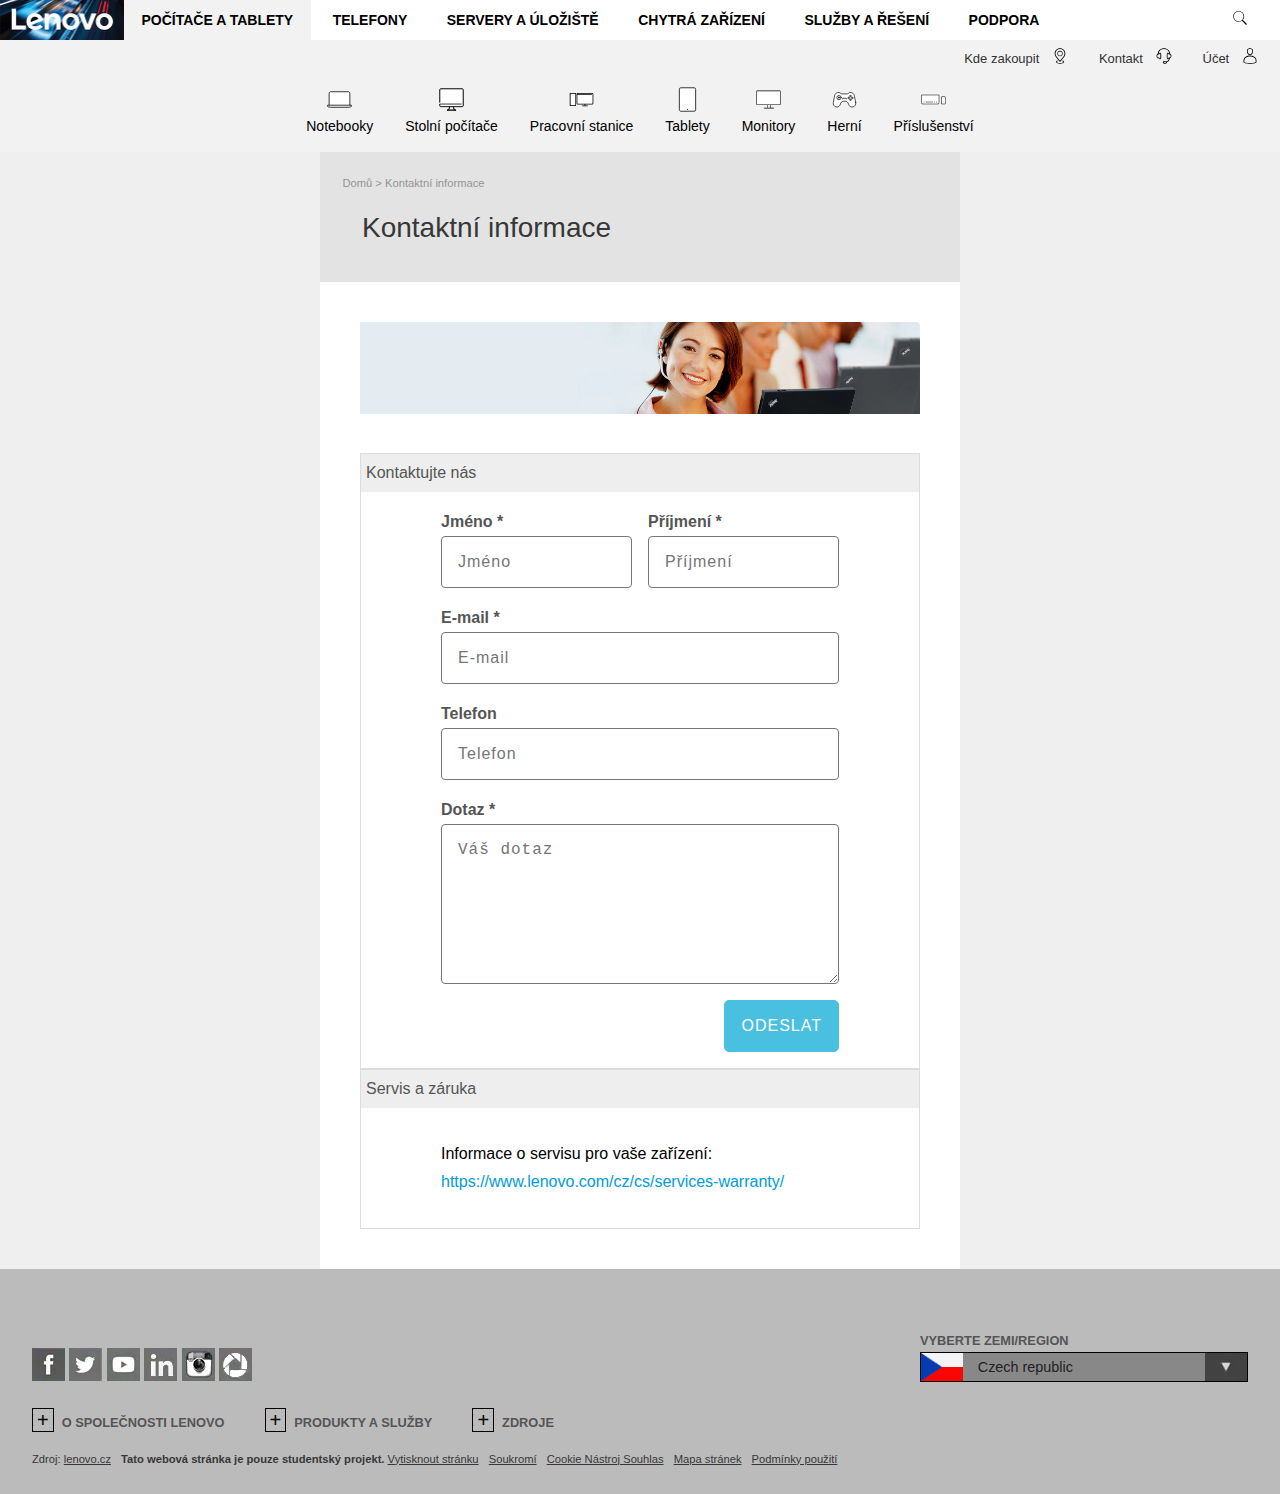
<file: contact.html>
<!doctype html>
<html lang="cs">
<head>
    <meta charset="UTF-8">
    <meta name="viewport"
          content="width=device-width, user-scalable=no, initial-scale=1.0, maximum-scale=1.0, minimum-scale=1.0">
    <meta http-equiv="X-UA-Compatible" content="ie=edge">
    <title>VIA - Lenovo</title>

    <script src="https://code.jquery.com/jquery-3.7.1.min.js"
            integrity="sha256-/JqT3SQfawRcv/BIHPThkBvs0OEvtFFmqPF/lYI/Cxo=" crossorigin="anonymous"></script>
    <script src="js/main.js"></script>
    <script src="js/spinner.js"></script>
    <script src="js/pc.js"></script>

    <link rel="stylesheet" href="css/main.css">
    <link rel="stylesheet" href="css/pc.css">
    <link rel="stylesheet" href="css/contact.css">
    <link rel="stylesheet" href="css/header.css">
    <link rel="stylesheet" href="css/footer.css">
</head>
<body>

<header>
    <div class="flex-group-1">
        <div class="row-1">
            <div class="hamburger-wrapper">
                <div class="hamburger">
                    <span class="hamburger-line l1"></span>
                    <span class="hamburger-line l2"></span>
                    <span class="hamburger-line l3"></span>
                </div>
                <span class="title">Menu</span>
                <div style="display:none;" class="menu">

                    <div class="item-wrapper foldable">
                        <div class="item">
                            <a>Počítače a tablety</a><span>+</span>
                        </div>
                        <div class="submenu">
                            <a class="subitem" href="pc.html">
                                <img src="resources/img/icon/home.svg"
                                     alt="Počítače a tablety"><span>Počítače a tablety</span>
                            </a>
                            <a class="subitem">
                                <img src="resources/img/icon/laptop.svg" alt="Notebooky"><span>Notebooky</span>
                            </a>
                            <a class="subitem">
                                <img src="resources/img/icon/desktops.svg"
                                     alt="Stolní počítače"><span>Stolní počítače</span>
                            </a>
                            <a class="subitem">
                                <img src="resources/img/icon/workstations.svg" alt="Pracovní stanice"><span>Pracovní stanice</span>
                            </a>
                            <a class="subitem">
                                <img src="resources/img/icon/tablets.svg" alt="Tablety"><span>Tablety</span>
                            </a>
                            <a class="subitem">
                                <img src="resources/img/icon/monitors.svg" alt="Monitory"><span>Monitory</span>
                            </a>
                            <a class="subitem">
                                <img src="resources/img/icon/gaming.svg" alt="Herní"><span>Herní</span>
                            </a>
                            <a class="subitem">
                                <img src="resources/img/icon/accessories.svg"
                                     alt="Příslušenství"><span>Příslušenství</span>
                            </a>
                        </div>
                    </div>

                    <div class="item-wrapper">
                        <div class="item">
                            <a>Telefony</a><span>></span>
                        </div>
                    </div>

                    <div class="item-wrapper foldable">
                        <div class="item">
                            <a>Servery a úložiště</a><span>+</span>
                        </div>
                        <div class="submenu">
                            <a class="subitem">
                                <img src="resources/img/icon/home.svg"
                                     alt="Servery a úložiště"><span>SERVERY A ÚLOŽIŠTĚ</span>
                            </a>
                            <a class="subitem">
                                <img src="resources/img/icon/solutions.svg" alt="Solutions"><span>Solutions</span>
                            </a>
                            <a class="subitem">
                                <img src="resources/img/icon/server.svg" alt="Servers"><span>Servers</span>
                            </a>
                            <a class="subitem">
                                <img src="resources/img/icon/storage.svg" alt="Storage"><span>Storage</span>
                            </a>
                            <a class="subitem">
                                <img src="resources/img/icon/networking.svg" alt="Networking"><span>Networking</span>
                            </a>
                            <a class="subitem">
                                <img src="resources/img/icon/software_defined_infrastructure.svg"
                                     alt="Software-Defined Infrastructure"><span>Software-Defined Infrastructure</span>
                            </a>
                            <a class="subitem">
                                <img src="resources/img/icon/software.svg" alt="Software"><span>Software</span>
                            </a>
                            <a class="subitem">
                                <img src="resources/img/icon/services.svg" alt="Services"><span>Services</span>
                            </a>
                            <a class="subitem">
                                <img src="resources/img/icon/support.svg" alt="Support"><span>Support</span>
                            </a>
                        </div>
                    </div>

                    <div class="item-wrapper foldable">
                        <div class="item">
                            <a>Chytrá zařízení</a><span>+</span>
                        </div>
                        <div class="submenu">
                            <a class="subitem">
                                <img src="resources/img/icon/home.svg"
                                     alt="Chytrá zařízení"><span>Chytrá zařízení</span>
                            </a>
                            <a class="subitem">
                                <img src="resources/img/icon/smart_office.svg" alt="Chytrá spolupráce"><span>Chytrá spolupráce</span>
                            </a>
                            <a class="subitem">
                                <img src="resources/img/icon/support.svg" alt="Podpora"><span>Podpora</span>
                            </a>
                        </div>
                    </div>

                    <div class="item-wrapper foldable">
                        <div class="item">
                            <a>Služby a řešení</a><span>+</span>
                        </div>
                        <div class="submenu">
                            <a class="subitem">
                                <img src="resources/img/icon/home.svg"
                                     alt="Služby a řešení"><span>Služby a řešení</span>
                            </a>
                            <a class="subitem">
                                <img src="resources/img/icon/warranty.svg"
                                     alt="Přehled záruk"><span>Přehled záruk</span>
                            </a>
                            <a class="subitem">
                                <img src="resources/img/icon/services.svg" alt="Servis služby a záruka"><span>Servis služby a záruka</span>
                            </a>
                            <a class="subitem">
                                <img src="resources/img/icon/server.svg" alt="Data Center Services"><span>Data Center Services</span>
                            </a>
                            <a class="subitem">
                                <img src="resources/img/icon/lenovo_culture.svg" alt="Asset Recovery Services"><span>Asset Recovery Services</span>
                            </a>
                            <a class="subitem">
                                <img src="resources/img/icon/solutions.svg" alt="Řešení"><span>Řešení</span>
                            </a>
                            <a class="subitem">
                                <img src="resources/img/icon/support.svg" alt="Podpora"><span>Podpora</span>
                            </a>
                        </div>
                    </div>

                    <div class="item-wrapper">
                        <div class="item">
                            <a>Podpora</a><span>></span>
                        </div>
                    </div>

                </div>
            </div>
            <div id="logo">
                <a href="index.html">
                    <img src="resources/img/logo_alt.png" alt="logo">
                </a>
            </div>
            <div class="categories">
                <a class="selected" href="pc.html">Počítače a tablety</a>
                <a href="#">Telefony</a>
                <a href="#">Servery a úložiště</a>
                <a href="#">Chytrá zařízení</a>
                <a href="#">Služby a řešení</a>
                <a href="#">Podpora</a>
            </div>
        </div>
        <div class="search-wrapper">
            <input id="search" type="text" placeholder="HLEDAT">
            <img src="resources/img/icon/magnifier.svg" alt="Lupa"/>
        </div>
    </div>
    <div class="flex-group-2">
        <div class="icons">
            <div class="a-img search">
                <a>Hledat</a>
                <img src="resources/img/icon/magnifier.svg" alt="Lupa">
            </div>
            <div class="a-img">
                <a>Kde zakoupit</a>
                <img src="resources/img/icon/location.svg" alt="Kde zakoupit">
            </div>
            <div class="a-img">
                <a href="contact.html">Kontakt</a>
                <img src="resources/img/icon/headset.svg" alt="Kontakt">
            </div>
            <div class="a-img">
                <a>Účet</a>
                <img src="resources/img/icon/user.svg" alt="Účet">
            </div>
        </div>
    </div>
</header>
<div class="main-content">

    <div class="categories-top">

        <a class="a-img" data-hover-menu="notebooks">
            <img src="resources/img/icon/laptop.svg">
            <img class="hover" src="resources/img/icon/laptop-hover.svg">
            <span>Notebooky</span>
        </a>

        <div data-hover-menu="notebooks" class="menu">

            <div class="row first">
                <div class="col">
                    <span>Prozkoumat notebooky</span>
                    <ul>
                        <li><a>Zobrazit všechny notebooky</a></li>
                        <li><a>Tenké a lehké</a></li>
                        <li><a>Herní notebooky</a></li>
                        <li><a>Mobilní pracovní stanice</a></li>
                        <li><a>Windows 11</a></li>
                    </ul>
                </div>

                <div class="col">
                    <span>Podle značky</span>
                    <ul>
                        <li><a>ThinkPad</a></li>
                        <li><a>ThinkBook</a></li>
                        <li><a>IdeaPad</a></li>
                        <li><a>Yoga</a></li>
                        <li><a>Legion</a></li>
                        <li><a>LOQ Laptops</a></li>
                    </ul>
                </div>
            </div>

            <div class="row second">
                <a href="#">Kde zakoupit</a>
            </div>

        </div>

        <a class="a-img" data-hover-menu="pc">
            <img src="resources/img/icon/desktops.svg">
            <img class="hover" src="resources/img/icon/desktops-hover.svg">
            <span>Stolní počítače</span>
        </a>

        <div data-hover-menu="pc" class="menu">

            <div class="row first">
                <div class="col">
                    <span>Prozkoumat stolní počítače</span>
                    <ul>
                        <li><a>Zobrazit všechny stolní počítače</a></li>
                        <li><a>Stolní počítače Tiny</a></li>
                        <li><a>Herní stolní počítače</a></li>
                    </ul>
                </div>

                <div class="col">
                    <span>Podle značky</span>
                    <ul>
                        <li><a>ThinkCentre</a></li>
                        <li><a>IdeaCentre</a></li>
                        <li><a>Legion</a></li>
                        <li><a>Lenovo</a></li>
                        <li><a>LOQ Desktops</a></li>
                    </ul>
                </div>

                <div class="col">
                    <div class="img-overlayed esport-legion">
                        <div class="overlay">
                            <p class="title">Herní stolní počítače Legion</p>
                            <p>Stylový zvenku. Nelítostný uvnitř.</p>
                        </div>
                    </div>
                </div>

                <div class="col">
                    <div class="img-overlayed thinkcentre">
                        <div class="overlay">
                            <p class="title">Thinkcentre</p>
                            <p>Špičkový výkon, vysoká spolehlivost</p>
                        </div>
                    </div>
                </div>

            </div>

            <div class="row second">
                <a href="#">Kde zakoupit</a>
            </div>

        </div>

        <a class="a-img">
            <img src="resources/img/icon/workstations.svg">
            <img class="hover" src="resources/img/icon/workstations-hover.svg">
            <span>Pracovní stanice</span>
        </a>

        <a class="a-img" data-hover-menu="tablets">
            <img src="resources/img/icon/tablets.svg">
            <img class="hover" src="resources/img/icon/tablets-hover.svg">
            <span>Tablety</span>
        </a>

        <div data-hover-menu="tablets" class="menu">

            <div class="row first">
                <div class="col">
                    <span>Prozkoumat tablety</span>
                    <ul>
                        <li><a>Se systémem Android</a></li>
                    </ul>
                </div>

                <div class="col">
                    <div class="img-overlayed tablet">
                        <div class="overlay">
                            <p class="title">Herní stolní počítače Legion</p>
                            <p>Stylový zvenku. Nelítostný uvnitř.</p>
                        </div>
                    </div>
                </div>

                <div class="col">
                    <div class="img-overlayed tablet-yoga">
                        <div class="overlay">
                            <p class="title">Thinkcentre</p>
                            <p>Špičkový výkon, vysoká spolehlivost</p>
                        </div>
                    </div>
                </div>

            </div>

            <div class="row second">
                <a href="#">Kde zakoupit</a>
            </div>

        </div>

        <a class="a-img" data-hover-menu="monitors">
            <img src="resources/img/icon/monitors.svg">
            <img class="hover" src="resources/img/icon/monitors-hover.svg">
            <span>Monitory</span>
        </a>

        <div data-hover-menu="monitors" class="menu">

            <div class="row first">
                <div class="col">
                    <span>Prozkoumat monitory</span>
                    <ul>
                        <li><a>Zobrazit všechny monitory</a></li>
                        <li><a>Monitory na doma</a></li>
                        <li><a>Monitory na práci</a></li>
                        <li><a>Monitory na hraní</a></li>
                        <li><a>Thunderbolt/USB-C</a></li>
                    </ul>
                </div>

                <div class="col">
                    <span>Nakupovat podle velikosti</span>
                    <ul>
                        <li><a>Méně než 21"</a></li>
                        <li><a>22"-24"</a></li>
                        <li><a>25"-27"</a></li>
                        <li><a>28"-32"</a></li>
                        <li><a>34" nebo více"</a></li>
                    </ul>
                </div>

                <div class="col">
                    <div class="img-overlayed monitor">
                        <div class="overlay">
                            <p class="title">L32P-30 32" 4K UHD</p>
                        </div>
                    </div>
                </div>

                <div class="col">
                    <div class="img-overlayed monitor-2">
                        <div class="overlay">
                            <p class="title">L28U-35 28" 4K UHD</p>
                        </div>
                    </div>
                </div>

            </div>

        </div>

        <a class="a-img" data-hover-menu="gaming">
            <img src="resources/img/icon/gaming.svg">
            <img class="hover" src="resources/img/icon/gaming-hover.svg">
            <span>Herní</span>
        </a>

        <div data-hover-menu="gaming" class="menu">

            <div class="row first">
                <div class="col">
                    <span>Prozkoumat herní</span>
                    <ul>
                        <li><a>Legion go</a></li>
                    </ul>
                </div>

                <div class="col">
                    <div class="img-overlayed legion">
                        <div class="overlay">
                            <p class="title">Legion</p>
                            <p>Stylový zvenku. Nelítostný uvnitř.</p>
                        </div>
                    </div>
                </div>

                <div class="col">
                    <div class="img-overlayed ideapad">
                        <div class="overlay">
                            <p class="title">IdeaPad Gaming</p>
                            <p>Cenově dostupná herní zařízení</p>
                        </div>
                    </div>
                </div>

            </div>

        </div>

        <a class="a-img" data-hover-menu="accessories">
            <img src="resources/img/icon/accessories.svg">
            <img class="hover" src="resources/img/icon/accessories-hover.svg">
            <span>Příslušenství</span>
        </a>

        <div data-hover-menu="accessories" class="menu">

            <div class="row first">
                <div class="col">
                    <span>Co je nového</span>
                    <ul>
                        <li><a>Příslušenství Lenovo Go</a></li>
                    </ul>
                </div>

                <div class="col">
                    <span>Vybrané příslušenství</span>
                    <ul>
                        <li><a>Sluchátka ThinkPad X1 ANC</a></li>
                        <li><a>Myš ThinkPad X1 Presenter Mouse</a></li>
                        <li><a>Sluchátka Yoga ANC</a></li>
                        <li><a>Myš Yoga s laserový prezentérem</a></li>
                    </ul>
                </div>

                <div class="col">
                    <div class="img-overlayed lenovo-go">
                        <div class="overlay">
                            <p class="title">Lenovo Go</p>
                            <p>Pracujte po svém</p>
                        </div>
                    </div>
                </div>

            </div>

        </div>


    </div>

    <div class="content-wrapper">

        <div class="header">
            <div class="breadcrumbs">
                <a href="index.html">Domů</a>
                <span> > </span>
                <a href="#">Kontaktní informace</a>
            </div>
            <h2>Kontaktní informace</h2>
        </div>

        <main>
            <div class="contact-banner">
                <img src="resources/img/banners/contact.png">
            </div>

            <section>
                <h3>Kontaktujte nás</h3>
                <form id="contact-form">

                    <label>
                        <span>Jméno *</span>
                        <input required type="text" name="name" placeholder="Jméno">
                    </label>

                    <label>
                        <span>Příjmení *</span>
                        <input required type="text" name="surname" placeholder="Příjmení">
                    </label>

                    <label class="span-2">
                        <span>E-mail *</span>
                        <input required type="email" name="email" placeholder="E-mail">
                    </label>

                    <label class="span-2">
                        <span>Telefon</span>
                        <input type="number" name="phone" placeholder="Telefon">
                    </label>

                    <label class="span-2">
                        <span>Dotaz *</span>
                        <textarea required placeholder="Váš dotaz"></textarea>
                    </label>

                    <input type="submit" value="Odeslat">

                </form>
            </section>

            <section>
                <h3>Servis a záruka</h3>
                <p>Informace o servisu pro vaše zařízení: <a
                        href="#">https://www.lenovo.com/cz/cs/services-warranty/</a></p>
            </section>

        </main>

    </div>

</div>
<footer>
    <div class="row-1">
        <div class="social">
            <a href="#" class="icon facebook"></a>
            <a href="#" class="icon twitter"></a>
            <a href="#" class="icon youtube"></a>
            <a href="#" class="icon linkedin"></a>
            <a href="#" class="icon instagram"></a>
            <a href="#" class="icon picasa"></a>
        </div>
        <div class="language-wrapper">
            <div>VYBERTE ZEMI/REGION</div>
            <div class="select-wrapper">
                <img alt="Vlajka" src="resources/img/flags/cz.png" class="flag">
                <span class="country-name">Czech republic</span>
                <img alt="arrow" src="resources/img/arrow_down.png" class="arrow">
                <select>
                    <option value="cz">Czech Republic</option>
                    <option value="sk">Slovakia</option>
                    <option value="de">Germany</option>
                </select>
            </div>
        </div>
    </div>
    <div class="row-2">
        <div class="collapsible">
            <span class="bordered-plus">O společnosti Lenovo</span>
            <div style="display:none;" class="content">
                <ul>
                    <li><a href="#">O společnosti Lenovo</a></li>
                    <li><a href="#">Novinky</a></li>
                    <li><a href="#">Vztahy s investory (En)</a></li>
                    <li><a href="#">ESG</a></li>
                    <li><a href="#">Právní informace (En)</a></li>
                    <li><a href="#">Práce ve společnosti Lenovo (En)</a></li>
                    <li><a href="#">Formule 1</a></li>
                </ul>
            </div>
        </div>
        <div class="collapsible">
            <span class="bordered-plus">Produkty a služby</span>
            <div style="display:none;" class="content">
                <ul>
                    <li><a href="#">Notebooky</a></li>
                    <li><a href="#">Stolní počítače</a></li>
                    <li><a href="#">Pracovní stanice</a></li>
                    <li><a href="#">Tablety</a></li>
                    <li><a href="#">Chytrá zařízení</a></li>
                    <li><a href="#">Řešení datových center (En)</a></li>
                    <li><a href="#">Služby Lenovo</a></li>
                </ul>
            </div>
        </div>
        <div class="collapsible">
            <span class="bordered-plus">Zdroje</span>
            <div style="display:none;" class="content">
                <ul>
                    <li><a href="#">Kde zakoupit</a></li>
                    <li><a href="contact.html">Kontaktujte nás</a></li>
                    <li><a href="#">Shoda výrobků (En)</a></li>
                    <li><a href="#">Zabezpečení produktu</a></li>
                    <li><a href="#">Stažení produktu</a></li>
                    <li><a href="#">Fóra</a></li>
                    <li><a href="#">Podpora (En)</a></li>
                </ul>
            </div>
        </div>
    </div>
    <div class="row-3">
        <span>Zdroj: <a href="https://www.lenovo.com/cz/cs/">lenovo.cz</a> <b>Tato webová stránka je pouze studentský projekt.</b></span>
        <a href="#">Vytisknout stránku</a>
        <a href="#">Soukromí</a>
        <a href="#">Cookie Nástroj Souhlas</a>
        <a href="#">Mapa stránek</a>
        <a href="#">Podmínky použití</a>
    </div>
</footer>
</body>
</html>
</file>
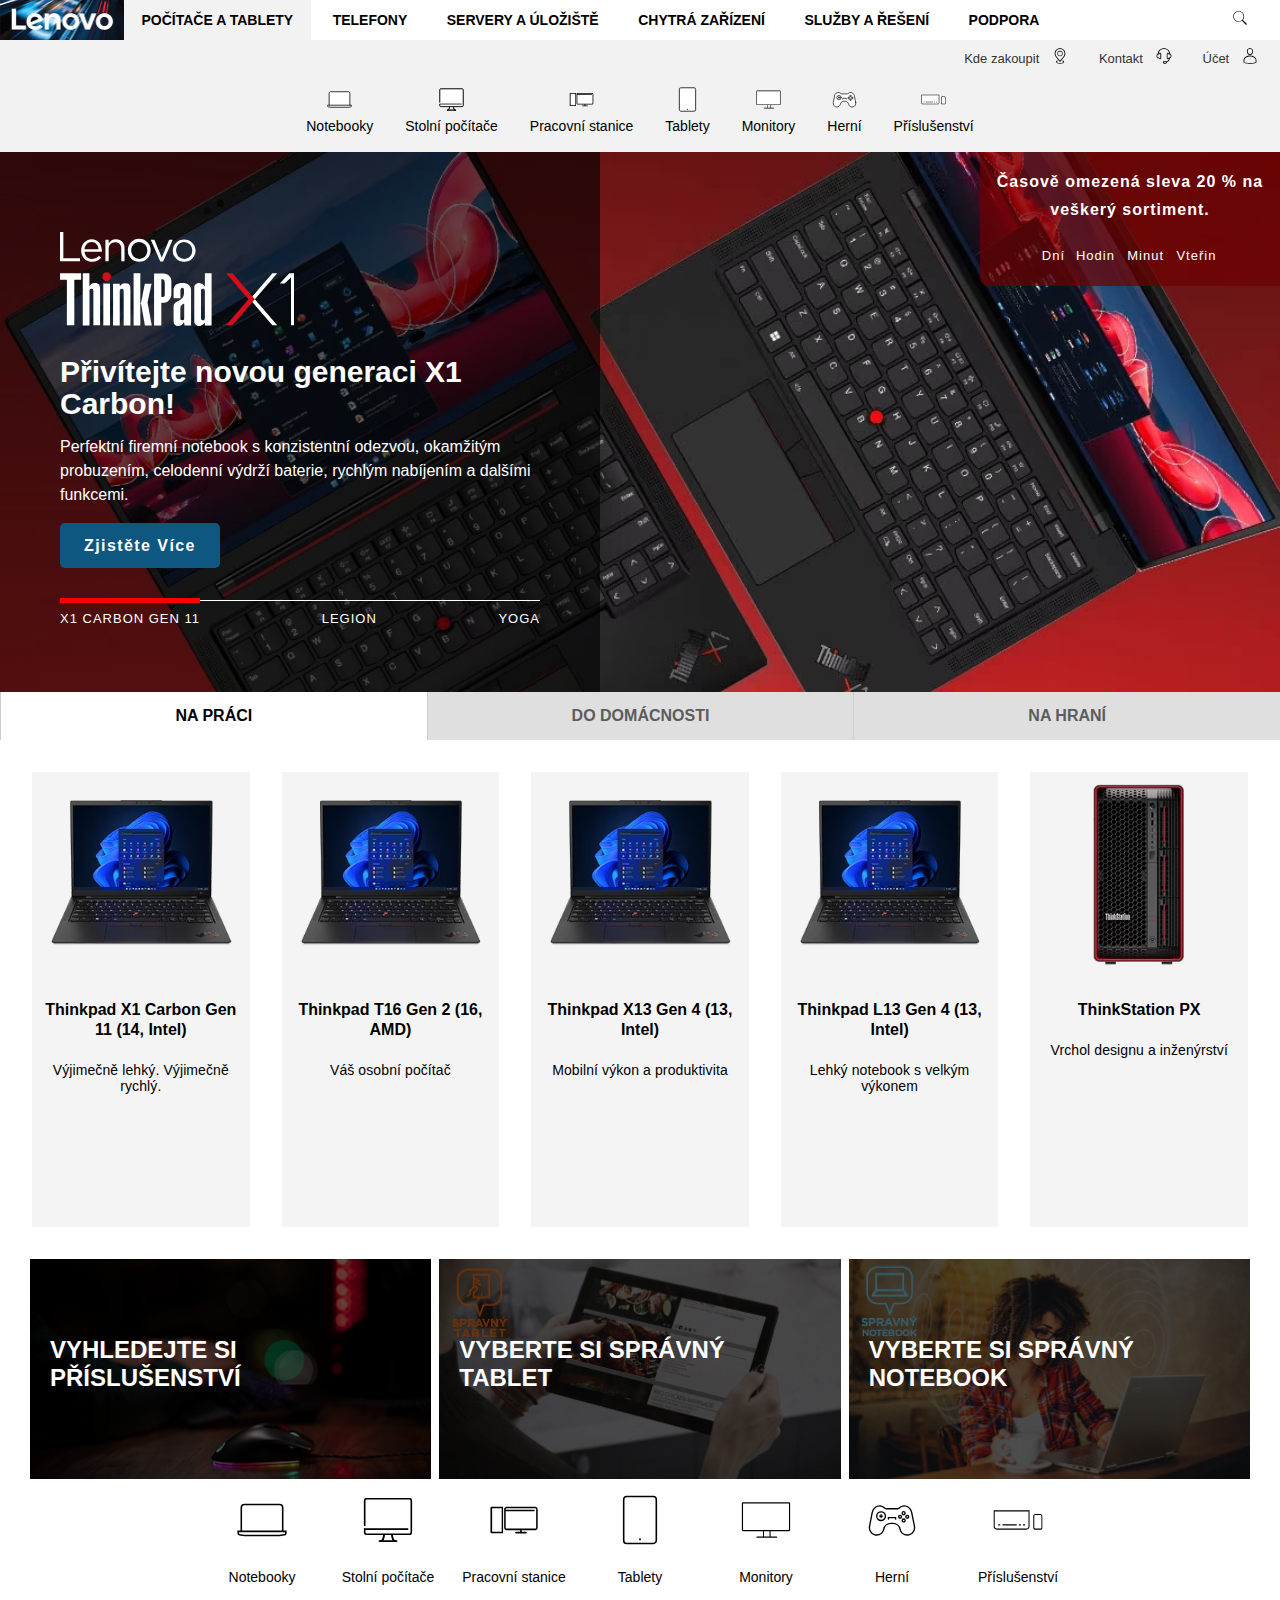
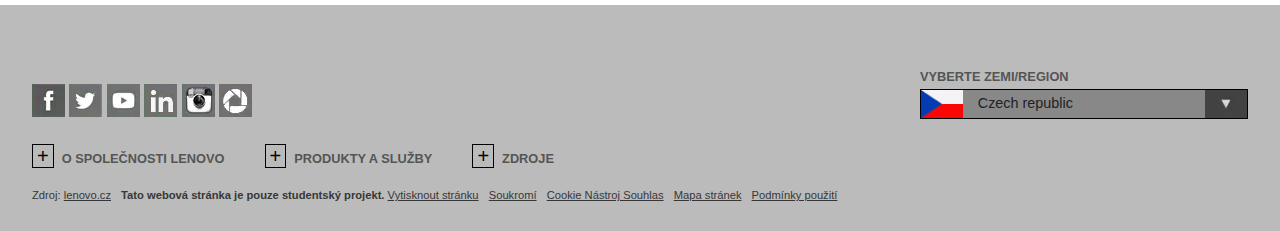
<file: pc.html>
<!doctype html>
<html lang="cs">
<head>
    <meta charset="UTF-8">
    <meta name="viewport"
          content="width=device-width, user-scalable=no, initial-scale=1.0, maximum-scale=1.0, minimum-scale=1.0">
    <meta http-equiv="X-UA-Compatible" content="ie=edge">
    <title>VIA - Lenovo</title>

    <script src="https://code.jquery.com/jquery-3.7.1.min.js"
            integrity="sha256-/JqT3SQfawRcv/BIHPThkBvs0OEvtFFmqPF/lYI/Cxo=" crossorigin="anonymous"></script>
    <script src="js/main.js"></script>
    <script src="js/spinner.js"></script>
    <script src="js/pc.js"></script>

    <link rel="stylesheet" href="css/main.css">
    <link rel="stylesheet" href="css/pc.css">
    <link rel="stylesheet" href="css/header.css">
    <link rel="stylesheet" href="css/footer.css">
</head>
<body>

<header>
    <div class="flex-group-1">
        <div class="row-1">
            <div class="hamburger-wrapper">
                <div class="hamburger">
                    <span class="hamburger-line l1"></span>
                    <span class="hamburger-line l2"></span>
                    <span class="hamburger-line l3"></span>
                </div>
                <span class="title">Menu</span>
                <div style="display:none;" class="menu">

                    <div class="item-wrapper foldable">
                        <div class="item">
                            <a>Počítače a tablety</a><span>+</span>
                        </div>
                        <div class="submenu">
                            <a class="subitem" href="pc.html">
                                <img src="resources/img/icon/home.svg"
                                     alt="Počítače a tablety"><span>Počítače a tablety</span>
                            </a>
                            <a class="subitem">
                                <img src="resources/img/icon/laptop.svg" alt="Notebooky"><span>Notebooky</span>
                            </a>
                            <a class="subitem">
                                <img src="resources/img/icon/desktops.svg"
                                     alt="Stolní počítače"><span>Stolní počítače</span>
                            </a>
                            <a class="subitem">
                                <img src="resources/img/icon/workstations.svg" alt="Pracovní stanice"><span>Pracovní stanice</span>
                            </a>
                            <a class="subitem">
                                <img src="resources/img/icon/tablets.svg" alt="Tablety"><span>Tablety</span>
                            </a>
                            <a class="subitem">
                                <img src="resources/img/icon/monitors.svg" alt="Monitory"><span>Monitory</span>
                            </a>
                            <a class="subitem">
                                <img src="resources/img/icon/gaming.svg" alt="Herní"><span>Herní</span>
                            </a>
                            <a class="subitem">
                                <img src="resources/img/icon/accessories.svg"
                                     alt="Příslušenství"><span>Příslušenství</span>
                            </a>
                        </div>
                    </div>

                    <div class="item-wrapper">
                        <div class="item">
                            <a>Telefony</a><span>></span>
                        </div>
                    </div>

                    <div class="item-wrapper foldable">
                        <div class="item">
                            <a>Servery a úložiště</a><span>+</span>
                        </div>
                        <div class="submenu">
                            <a class="subitem">
                                <img src="resources/img/icon/home.svg"
                                     alt="Servery a úložiště"><span>SERVERY A ÚLOŽIŠTĚ</span>
                            </a>
                            <a class="subitem">
                                <img src="resources/img/icon/solutions.svg" alt="Solutions"><span>Solutions</span>
                            </a>
                            <a class="subitem">
                                <img src="resources/img/icon/server.svg" alt="Servers"><span>Servers</span>
                            </a>
                            <a class="subitem">
                                <img src="resources/img/icon/storage.svg" alt="Storage"><span>Storage</span>
                            </a>
                            <a class="subitem">
                                <img src="resources/img/icon/networking.svg" alt="Networking"><span>Networking</span>
                            </a>
                            <a class="subitem">
                                <img src="resources/img/icon/software_defined_infrastructure.svg"
                                     alt="Software-Defined Infrastructure"><span>Software-Defined Infrastructure</span>
                            </a>
                            <a class="subitem">
                                <img src="resources/img/icon/software.svg" alt="Software"><span>Software</span>
                            </a>
                            <a class="subitem">
                                <img src="resources/img/icon/services.svg" alt="Services"><span>Services</span>
                            </a>
                            <a class="subitem">
                                <img src="resources/img/icon/support.svg" alt="Support"><span>Support</span>
                            </a>
                        </div>
                    </div>

                    <div class="item-wrapper foldable">
                        <div class="item">
                            <a>Chytrá zařízení</a><span>+</span>
                        </div>
                        <div class="submenu">
                            <a class="subitem">
                                <img src="resources/img/icon/home.svg"
                                     alt="Chytrá zařízení"><span>Chytrá zařízení</span>
                            </a>
                            <a class="subitem">
                                <img src="resources/img/icon/smart_office.svg" alt="Chytrá spolupráce"><span>Chytrá spolupráce</span>
                            </a>
                            <a class="subitem">
                                <img src="resources/img/icon/support.svg" alt="Podpora"><span>Podpora</span>
                            </a>
                        </div>
                    </div>

                    <div class="item-wrapper foldable">
                        <div class="item">
                            <a>Služby a řešení</a><span>+</span>
                        </div>
                        <div class="submenu">
                            <a class="subitem">
                                <img src="resources/img/icon/home.svg"
                                     alt="Služby a řešení"><span>Služby a řešení</span>
                            </a>
                            <a class="subitem">
                                <img src="resources/img/icon/warranty.svg"
                                     alt="Přehled záruk"><span>Přehled záruk</span>
                            </a>
                            <a class="subitem">
                                <img src="resources/img/icon/services.svg" alt="Servis služby a záruka"><span>Servis služby a záruka</span>
                            </a>
                            <a class="subitem">
                                <img src="resources/img/icon/server.svg" alt="Data Center Services"><span>Data Center Services</span>
                            </a>
                            <a class="subitem">
                                <img src="resources/img/icon/lenovo_culture.svg" alt="Asset Recovery Services"><span>Asset Recovery Services</span>
                            </a>
                            <a class="subitem">
                                <img src="resources/img/icon/solutions.svg" alt="Řešení"><span>Řešení</span>
                            </a>
                            <a class="subitem">
                                <img src="resources/img/icon/support.svg" alt="Podpora"><span>Podpora</span>
                            </a>
                        </div>
                    </div>

                    <div class="item-wrapper">
                        <div class="item">
                            <a>Podpora</a><span>></span>
                        </div>
                    </div>

                </div>
            </div>
            <div id="logo">
                <a href="index.html">
                    <img src="resources/img/logo_alt.png" alt="logo">
                </a>
            </div>
            <div class="categories">
                <a class="selected" href="pc.html">Počítače a tablety</a>
                <a href="#">Telefony</a>
                <a href="#">Servery a úložiště</a>
                <a href="#">Chytrá zařízení</a>
                <a href="#">Služby a řešení</a>
                <a href="#">Podpora</a>
            </div>
        </div>
        <div class="search-wrapper">
            <input id="search" type="text" placeholder="HLEDAT">
            <img src="resources/img/icon/magnifier.svg" alt="Lupa"/>
        </div>
    </div>
    <div class="flex-group-2">
        <div class="icons">
            <div class="a-img search">
                <a>Hledat</a>
                <img src="resources/img/icon/magnifier.svg" alt="Lupa">
            </div>
            <div class="a-img">
                <a>Kde zakoupit</a>
                <img src="resources/img/icon/location.svg" alt="Kde zakoupit">
            </div>
            <div class="a-img">
                <a href="contact.html">Kontakt</a>
                <img src="resources/img/icon/headset.svg" alt="Kontakt">
            </div>
            <div class="a-img">
                <a>Účet</a>
                <img src="resources/img/icon/user.svg" alt="Účet">
            </div>
        </div>
    </div>
</header>
<div class="main-content">

    <div class="categories-top">

        <a class="a-img" data-hover-menu="notebooks">
            <img src="resources/img/icon/laptop.svg">
            <img class="hover" src="resources/img/icon/laptop-hover.svg">
            <span>Notebooky</span>
        </a>

        <div data-hover-menu="notebooks" class="menu">

            <div class="row first">
                <div class="col">
                    <span>Prozkoumat notebooky</span>
                    <ul>
                        <li><a>Zobrazit všechny notebooky</a></li>
                        <li><a>Tenké a lehké</a></li>
                        <li><a>Herní notebooky</a></li>
                        <li><a>Mobilní pracovní stanice</a></li>
                        <li><a>Windows 11</a></li>
                    </ul>
                </div>

                <div class="col">
                    <span>Podle značky</span>
                    <ul>
                        <li><a>ThinkPad</a></li>
                        <li><a>ThinkBook</a></li>
                        <li><a>IdeaPad</a></li>
                        <li><a>Yoga</a></li>
                        <li><a>Legion</a></li>
                        <li><a>LOQ Laptops</a></li>
                    </ul>
                </div>
            </div>

            <div class="row second">
                <a href="#">Kde zakoupit</a>
            </div>

        </div>

        <a class="a-img" data-hover-menu="pc">
            <img src="resources/img/icon/desktops.svg">
            <img class="hover" src="resources/img/icon/desktops-hover.svg">
            <span>Stolní počítače</span>
        </a>

        <div data-hover-menu="pc" class="menu">

            <div class="row first">
                <div class="col">
                    <span>Prozkoumat stolní počítače</span>
                    <ul>
                        <li><a>Zobrazit všechny stolní počítače</a></li>
                        <li><a>Stolní počítače Tiny</a></li>
                        <li><a>Herní stolní počítače</a></li>
                    </ul>
                </div>

                <div class="col">
                    <span>Podle značky</span>
                    <ul>
                        <li><a>ThinkCentre</a></li>
                        <li><a>IdeaCentre</a></li>
                        <li><a>Legion</a></li>
                        <li><a>Lenovo</a></li>
                        <li><a>LOQ Desktops</a></li>
                    </ul>
                </div>

                <div class="col">
                    <div class="img-overlayed esport-legion">
                        <div class="overlay">
                            <p class="title">Herní stolní počítače Legion</p>
                            <p>Stylový zvenku. Nelítostný uvnitř.</p>
                        </div>
                    </div>
                </div>

                <div class="col">
                    <div class="img-overlayed thinkcentre">
                        <div class="overlay">
                            <p class="title">Thinkcentre</p>
                            <p>Špičkový výkon, vysoká spolehlivost</p>
                        </div>
                    </div>
                </div>

            </div>

            <div class="row second">
                <a href="#">Kde zakoupit</a>
            </div>

        </div>

        <a class="a-img">
            <img src="resources/img/icon/workstations.svg">
            <img class="hover" src="resources/img/icon/workstations-hover.svg">
            <span>Pracovní stanice</span>
        </a>

        <a class="a-img" data-hover-menu="tablets">
            <img src="resources/img/icon/tablets.svg">
            <img class="hover" src="resources/img/icon/tablets-hover.svg">
            <span>Tablety</span>
        </a>

        <div data-hover-menu="tablets" class="menu">

            <div class="row first">
                <div class="col">
                    <span>Prozkoumat tablety</span>
                    <ul>
                        <li><a>Se systémem Android</a></li>
                    </ul>
                </div>

                <div class="col">
                    <div class="img-overlayed tablet">
                        <div class="overlay">
                            <p class="title">Herní stolní počítače Legion</p>
                            <p>Stylový zvenku. Nelítostný uvnitř.</p>
                        </div>
                    </div>
                </div>

                <div class="col">
                    <div class="img-overlayed tablet-yoga">
                        <div class="overlay">
                            <p class="title">Thinkcentre</p>
                            <p>Špičkový výkon, vysoká spolehlivost</p>
                        </div>
                    </div>
                </div>

            </div>

            <div class="row second">
                <a href="#">Kde zakoupit</a>
            </div>

        </div>

        <a class="a-img" data-hover-menu="monitors">
            <img src="resources/img/icon/monitors.svg">
            <img class="hover" src="resources/img/icon/monitors-hover.svg">
            <span>Monitory</span>
        </a>

        <div data-hover-menu="monitors" class="menu">

            <div class="row first">
                <div class="col">
                    <span>Prozkoumat monitory</span>
                    <ul>
                        <li><a>Zobrazit všechny monitory</a></li>
                        <li><a>Monitory na doma</a></li>
                        <li><a>Monitory na práci</a></li>
                        <li><a>Monitory na hraní</a></li>
                        <li><a>Thunderbolt/USB-C</a></li>
                    </ul>
                </div>

                <div class="col">
                    <span>Nakupovat podle velikosti</span>
                    <ul>
                        <li><a>Méně než 21"</a></li>
                        <li><a>22"-24"</a></li>
                        <li><a>25"-27"</a></li>
                        <li><a>28"-32"</a></li>
                        <li><a>34" nebo více"</a></li>
                    </ul>
                </div>

                <div class="col">
                    <div class="img-overlayed monitor">
                        <div class="overlay">
                            <p class="title">L32P-30 32" 4K UHD</p>
                        </div>
                    </div>
                </div>

                <div class="col">
                    <div class="img-overlayed monitor-2">
                        <div class="overlay">
                            <p class="title">L28U-35 28" 4K UHD</p>
                        </div>
                    </div>
                </div>

            </div>

        </div>

        <a class="a-img" data-hover-menu="gaming">
            <img src="resources/img/icon/gaming.svg">
            <img class="hover" src="resources/img/icon/gaming-hover.svg">
            <span>Herní</span>
        </a>

        <div data-hover-menu="gaming" class="menu">

            <div class="row first">
                <div class="col">
                    <span>Prozkoumat herní</span>
                    <ul>
                        <li><a>Legion go</a></li>
                    </ul>
                </div>

                <div class="col">
                    <div class="img-overlayed legion">
                        <div class="overlay">
                            <p class="title">Legion</p>
                            <p>Stylový zvenku. Nelítostný uvnitř.</p>
                        </div>
                    </div>
                </div>

                <div class="col">
                    <div class="img-overlayed ideapad">
                        <div class="overlay">
                            <p class="title">IdeaPad Gaming</p>
                            <p>Cenově dostupná herní zařízení</p>
                        </div>
                    </div>
                </div>

            </div>

        </div>

        <a class="a-img" data-hover-menu="accessories">
            <img src="resources/img/icon/accessories.svg">
            <img class="hover" src="resources/img/icon/accessories-hover.svg">
            <span>Příslušenství</span>
        </a>

        <div data-hover-menu="accessories" class="menu">

            <div class="row first">
                <div class="col">
                    <span>Co je nového</span>
                    <ul>
                        <li><a>Příslušenství Lenovo Go</a></li>
                    </ul>
                </div>

                <div class="col">
                    <span>Vybrané příslušenství</span>
                    <ul>
                        <li><a>Sluchátka ThinkPad X1 ANC</a></li>
                        <li><a>Myš ThinkPad X1 Presenter Mouse</a></li>
                        <li><a>Sluchátka Yoga ANC</a></li>
                        <li><a>Myš Yoga s laserový prezentérem</a></li>
                    </ul>
                </div>

                <div class="col">
                    <div class="img-overlayed lenovo-go">
                        <div class="overlay">
                            <p class="title">Lenovo Go</p>
                            <p>Pracujte po svém</p>
                        </div>
                    </div>
                </div>

            </div>

        </div>


    </div>

    <div class="spinner">

        <div class="countdown-wrapper">
            <p class="title">Časově omezená sleva 20 % na veškerý sortiment.</p>
            <table>
                <tr class="countdown"></tr>
                <tr>
                    <th>Dní</th>
                    <th>Hodin</th>
                    <th>Minut</th>
                    <th>Vteřin</th>
                </tr>
            </table>
        </div>

        <div class="contents">

            <div class="overlay-wrapper">
                <div class="overlay active" data-img="resources/img/spinner/thinkpad_x1.png">
                    <div class="logo-wrapper">
                        <img class="logo" src="resources/img/products/logo/thinkpad_x1.svg">
                    </div>
                    <h2>ThinkPad X1 Carbon Gen 11</h2>
                    <h2 class="sub">Přivítejte novou generaci X1 Carbon!</h2>
                    <p>Perfektní firemní notebook s konzistentní odezvou, okamžitým probuzením, celodenní výdrží
                        baterie,
                        rychlým nabíjením a dalšími funkcemi.</p>
                    <a href="product.html" class="button">Zjistěte Více</a>
                </div>

                <div class="overlay" data-img="resources/img/spinner/legion.png">
                    <div class="logo-wrapper">
                        <img class="logo" src="resources/img/products/logo/legion.svg">
                    </div>
                    <h2>Legion</h2>
                    <h2 class="sub">Herní notebooky a stolní počítače</h2>
                    <p>Ať už jste příležitostný nebo profesionální hráč, máme pro vás to pravé zařízení!</p>
                    <a class="button">Více informací</a>
                </div>

                <div class="overlay" data-img="resources/img/spinner/yoga.png">
                    <div class="logo-wrapper">
                        <img class="logo" src="resources/img/products/logo/yoga.avif">
                    </div>
                    <h2>Yoga</h2>
                    <h2 class="sub">Vyberte si své zařízení Yoga</h2>
                    <p>Proměňte nápady v realitu. Zvyšte své ambice. Zapůsobte.</p>
                    <a class="button">Více informací</a>
                </div>

                <div class="pagination">
                    <span class="active">X1 CARBON GEN 11</span>
                    <span>LEGION</span>
                    <span>YOGA</span>
                </div>
            </div>

        </div>

        <div class="bullets">
            <div class="bullet active"></div>
            <div class="bullet"></div>
            <div class="bullet"></div>
        </div>

    </div>

    <div class="products">

        <div class="filter-tab">
            <span class="active">Na práci</span>
            <span>Do domácnosti</span>
            <span>Na hraní</span>
        </div>

        <div class="section">
            <h2>Na práci</h2>
            <div class="product-list active">

                <a href="product.html">
                    <div class="product-card">
                        <img src="resources/img/products/x1_carbon.png">
                        <h3>Thinkpad X1 Carbon Gen 11 (14, Intel)</h3>
                        <p>Výjimečně lehký. Výjimečně rychlý.</p>
                    </div>
                </a>

                <a href="product.html">
                    <div class="product-card">
                        <img src="resources/img/products/x1_carbon.png">
                        <h3>Thinkpad T16 Gen 2 (16, AMD)</h3>
                        <p>Váš osobní počítač</p>
                    </div>
                </a>

                <a href="product.html">
                    <div class="product-card">
                        <img src="resources/img/products/x1_carbon.png">
                        <h3>Thinkpad X13 Gen 4 (13, Intel)</h3>
                        <p>Mobilní výkon a produktivita</p>
                    </div>
                </a>

                <a href="product.html">
                    <div class="product-card">
                        <img src="resources/img/products/x1_carbon.png">
                        <h3>Thinkpad L13 Gen 4 (13, Intel)</h3>
                        <p>Lehký notebook s velkým výkonem</p>
                    </div>
                </a>

                <a href="product.html">
                    <div class="product-card">
                        <img src="resources/img/products/thinkstation_px.png">
                        <h3>ThinkStation PX</h3>
                        <p>Vrchol designu a inženýrství</p>
                    </div>
                </a>

            </div>
        </div>

        <div class="section">
            <h2>Do domácnosti</h2>
            <div class="product-list">

                <div class="product-card">
                    <img src="resources/img/products/ideapad.png">
                    <h3>IdeaPad Pro 5i Gen 8 (16, Intel)</h3>
                    <p>Chytřejší volba pro vysoký výkon</p>
                </div>

                <div class="product-card">
                    <img src="resources/img/products/ideapad.png">
                    <h3>IdeaPad Slim 5 Gen 8 (14, AMD)</h3>
                    <p>Chytřejší volba pro mobilitu</p>
                </div>

                <div class="product-card">
                    <img src="resources/img/products/ideapad.png">
                    <h3>IdeaPad Slim 3i Gen 8 (16, Intel)</h3>
                    <p>Chytřejší volba pro mobilitu</p>
                </div>

                <div class="product-card">
                    <img src="resources/img/products/ideapad.png">
                    <h3>Yoga Slim 7 Gen 8 (14, AMD)</h3>
                    <p>Vystupte z davu</p>
                </div>

                <div class="product-card">
                    <img src="resources/img/products/yoga.png">
                    <h3>Yoga 7i Gen 8 (16, Intel)</h3>
                    <p>Popusťte uzdu kreativitě</p>
                </div>

            </div>
        </div>

        <div class="section">
            <h2>Na hraní</h2>
            <div class="product-list">

                <div class="product-card">
                    <img src="resources/img/products/legion.png">
                    <h3>Legion Slim 7i Gen 8 (16, Intel)</h3>
                    <p>Snadno přenosný 16" herní notebook poháněný umělou inteligencí*</p>
                </div>

                <div class="product-card">
                    <img src="resources/img/products/legion.png">
                    <h3>Legion Pro 7 Gen 8 (16, AMD)</h3>
                    <p>Vysoký výkon pro vše, co potřebujete</p>
                </div>

                <div class="product-card">
                    <img src="resources/img/products/legion.png">
                    <h3>Legion Pro 5i Gen 8 (16, Intel)</h3>
                    <p>Vyladěný pomocí umělé inteligence</p>
                </div>

                <div class="product-card">
                    <img src="resources/img/products/legion.png">
                    <h3>Legion LOQ (15, Intel)</h3>
                    <p>Užijte si novou úroveň hraní her</p>
                </div>

                <div class="product-card">
                    <img src="resources/img/products/legion.png">
                    <h3>Legion LOQ (16, AMD)</h3>
                    <p>Hraní her na nové úrovni</p>
                </div>

            </div>
        </div>

    </div>

    <div class="banners">

        <div class="container accessory">
            <h3>Vyhledejte si příslušenství</h3>
            <p>Představujeme jednoduchý nástroj, jak si vybrat příslušenství Lenovo, které odemkne plný potenciál vašeho
                zařízení.</p>
        </div>

        <div class="container tablet">
            <h3>Vyberte si správný tablet</h3>
            <p>S výběrem vám pomůžeme a jednoduše vás provedeme krok za krokem.</p>
        </div>

        <div class="container notebook">
            <h3>Vyberte si správný notebook</h3>
            <p>S výběrem vám pomůžeme a jednoduše vás provedeme krok za krokem.</p>
        </div>

    </div>

    <div class="categories">
        <a class="a-img">
            <img alt="Notebooky" src="resources/img/icon/laptop.svg">
            <span>Notebooky</span>
        </a>
        <a class="a-img">
            <img alt="Stolní počítače" src="resources/img/icon/desktops.svg">
            <span>Stolní počítače</span>
        </a>
        <a class="a-img">
            <img alt="Pracovní stanice" src="resources/img/icon/workstations.svg">
            <span>Pracovní stanice</span>
        </a>
        <a class="a-img">
            <img alt="Tablety" src="resources/img/icon/tablets.svg">
            <span>Tablety</span>
        </a>
        <a class="a-img">
            <img alt="Monitory" src="resources/img/icon/monitors.svg">
            <span>Monitory</span>
        </a>
        <a class="a-img">
            <img alt="Herní" src="resources/img/icon/gaming.svg">
            <span>Herní</span>
        </a>
        <a class="a-img">
            <img alt="Příslušenství" src="resources/img/icon/accessories.svg">
            <span>Příslušenství</span>
        </a>
    </div>

    <div class="explore">
        <h3>Explore Lenovo</h3>
        <a href="pc.html">Počítače a tablety</a>
        <a href="#">Telefony</a>
        <a href="#">Servery a úložiště</a>
        <a href="#">Chytrá zařízení</a>
        <a href="#">Služby a řešení</a>
        <a href="#">Podpora</a>

    </div>

</div>
<footer>
    <div class="row-1">
        <div class="social">
            <a href="#" class="icon facebook"></a>
            <a href="#" class="icon twitter"></a>
            <a href="#" class="icon youtube"></a>
            <a href="#" class="icon linkedin"></a>
            <a href="#" class="icon instagram"></a>
            <a href="#" class="icon picasa"></a>
        </div>
        <div class="language-wrapper">
            <div>VYBERTE ZEMI/REGION</div>
            <div class="select-wrapper">
                <img alt="Vlajka" src="resources/img/flags/cz.png" class="flag">
                <span class="country-name">Czech republic</span>
                <img alt="arrow" src="resources/img/arrow_down.png" class="arrow">
                <select>
                    <option value="cz">Czech Republic</option>
                    <option value="sk">Slovakia</option>
                    <option value="de">Germany</option>
                </select>
            </div>
        </div>
    </div>
    <div class="row-2">
        <div class="collapsible">
            <span class="bordered-plus">O společnosti Lenovo</span>
            <div style="display:none;" class="content">
                <ul>
                    <li><a href="#">O společnosti Lenovo</a></li>
                    <li><a href="#">Novinky</a></li>
                    <li><a href="#">Vztahy s investory (En)</a></li>
                    <li><a href="#">ESG</a></li>
                    <li><a href="#">Právní informace (En)</a></li>
                    <li><a href="#">Práce ve společnosti Lenovo (En)</a></li>
                    <li><a href="#">Formule 1</a></li>
                </ul>
            </div>
        </div>
        <div class="collapsible">
            <span class="bordered-plus">Produkty a služby</span>
            <div style="display:none;" class="content">
                <ul>
                    <li><a href="#">Notebooky</a></li>
                    <li><a href="#">Stolní počítače</a></li>
                    <li><a href="#">Pracovní stanice</a></li>
                    <li><a href="#">Tablety</a></li>
                    <li><a href="#">Chytrá zařízení</a></li>
                    <li><a href="#">Řešení datových center (En)</a></li>
                    <li><a href="#">Služby Lenovo</a></li>
                </ul>
            </div>
        </div>
        <div class="collapsible">
            <span class="bordered-plus">Zdroje</span>
            <div style="display:none;" class="content">
                <ul>
                    <li><a href="#">Kde zakoupit</a></li>
                    <li><a href="contact.html">Kontaktujte nás</a></li>
                    <li><a href="#">Shoda výrobků (En)</a></li>
                    <li><a href="#">Zabezpečení produktu</a></li>
                    <li><a href="#">Stažení produktu</a></li>
                    <li><a href="#">Fóra</a></li>
                    <li><a href="#">Podpora (En)</a></li>
                </ul>
            </div>
        </div>
    </div>
    <div class="row-3">
        <span>Zdroj: <a href="https://www.lenovo.com/cz/cs/">lenovo.cz</a> <b>Tato webová stránka je pouze studentský projekt.</b></span>
        <a href="#">Vytisknout stránku</a>
        <a href="#">Soukromí</a>
        <a href="#">Cookie Nástroj Souhlas</a>
        <a href="#">Mapa stránek</a>
        <a href="#">Podmínky použití</a>
    </div>
</footer>
</body>
</html>
</file>
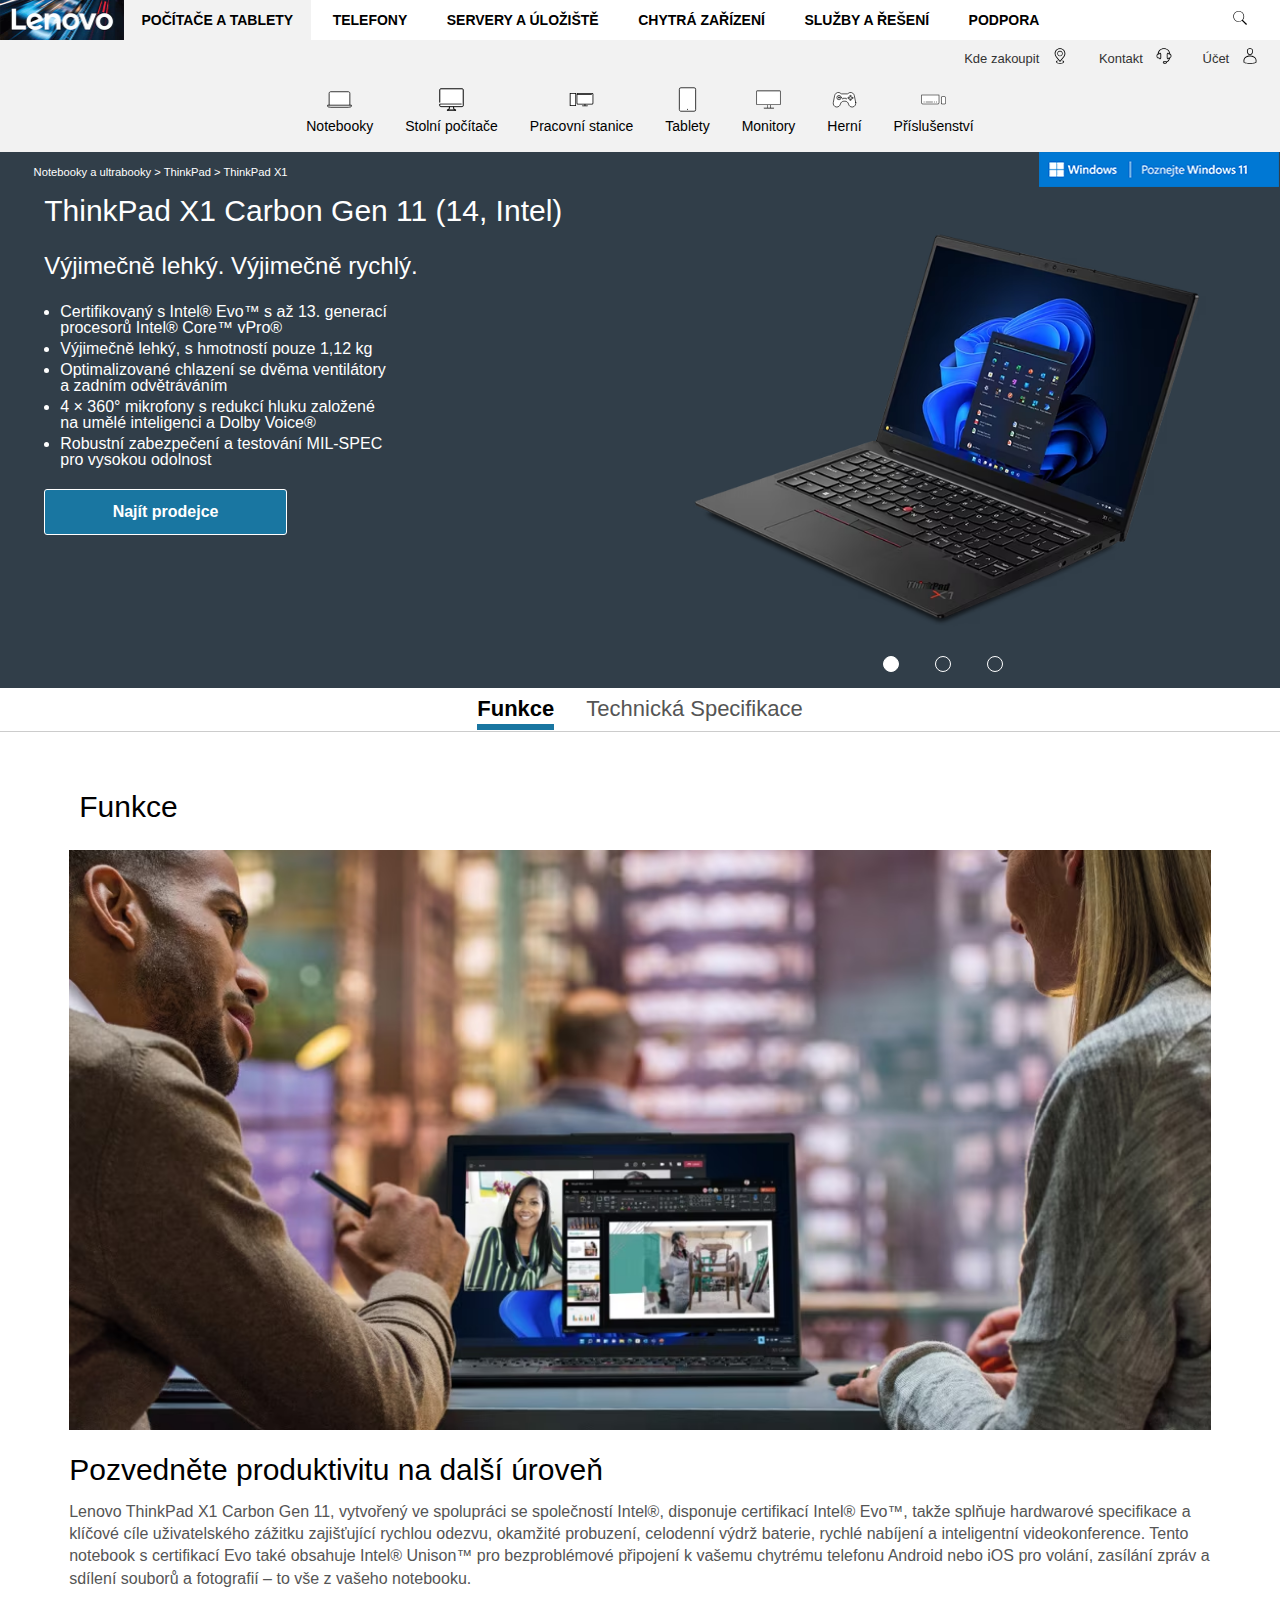
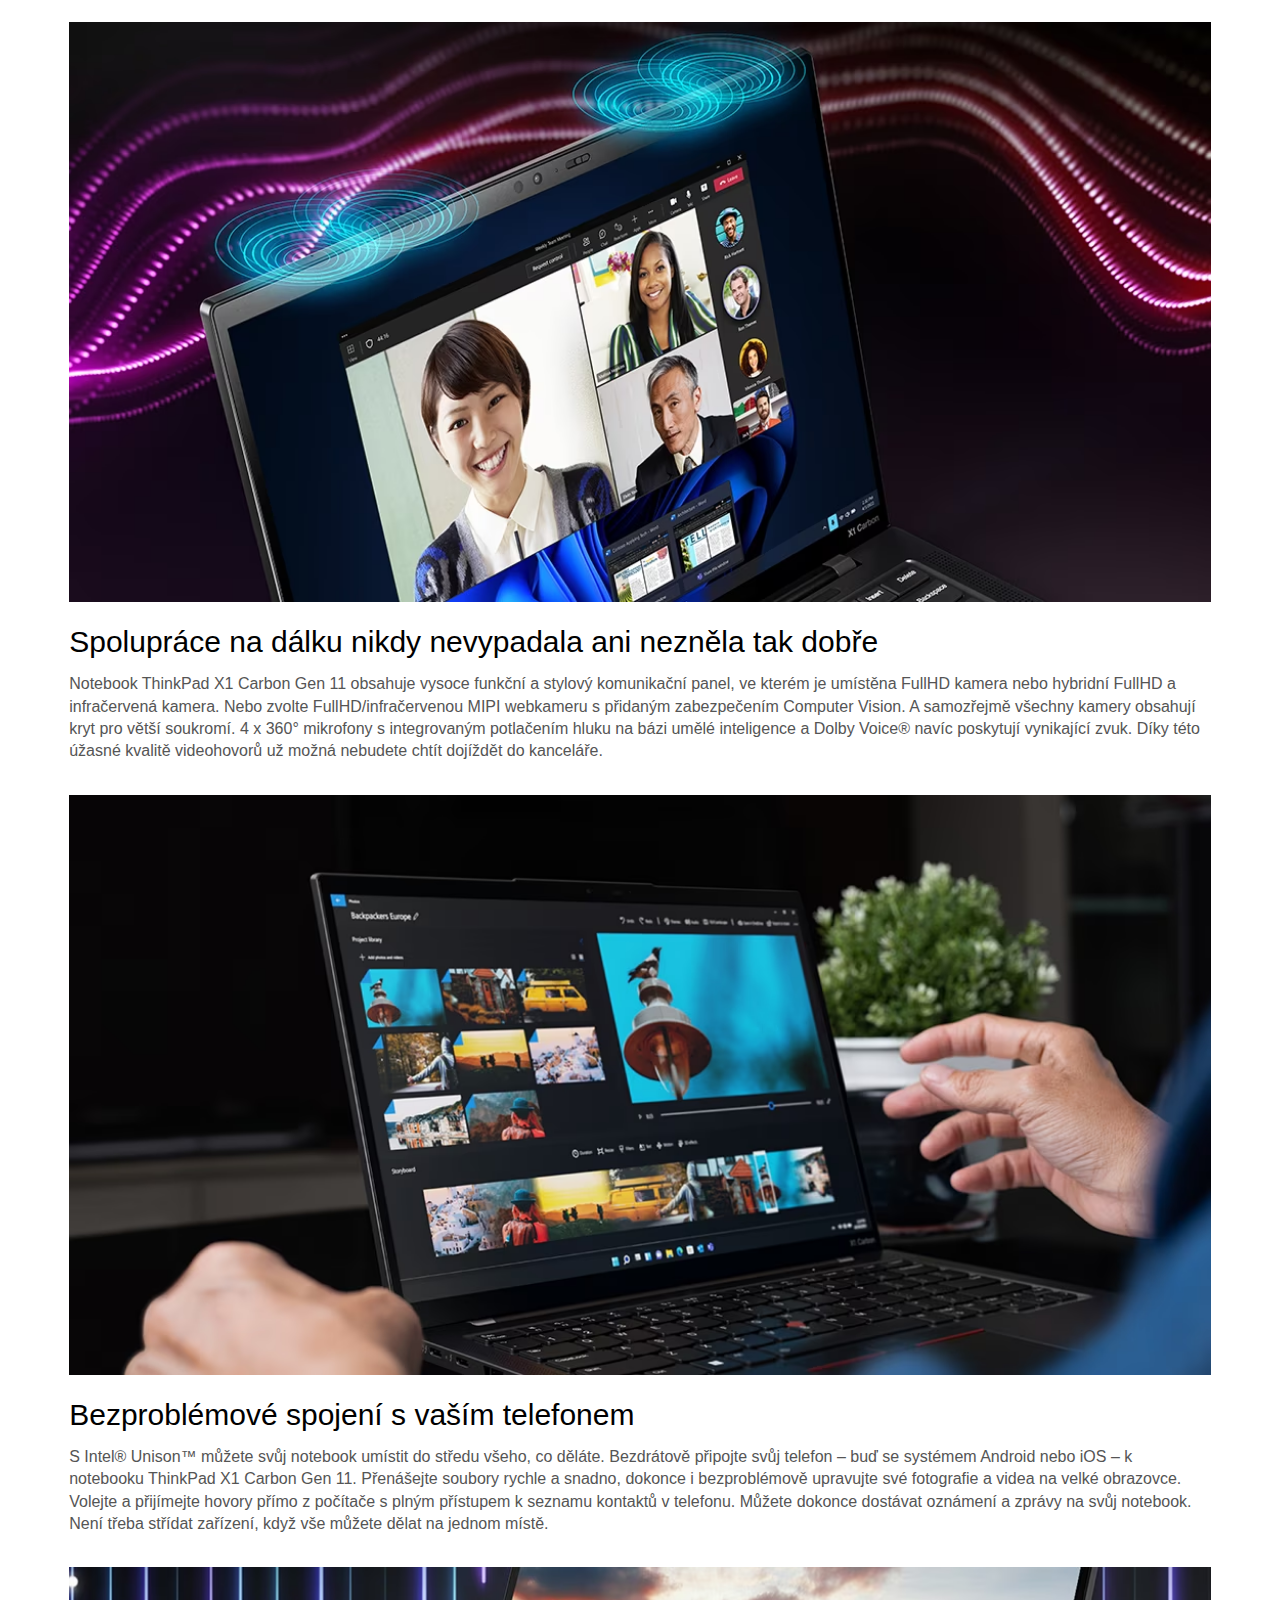
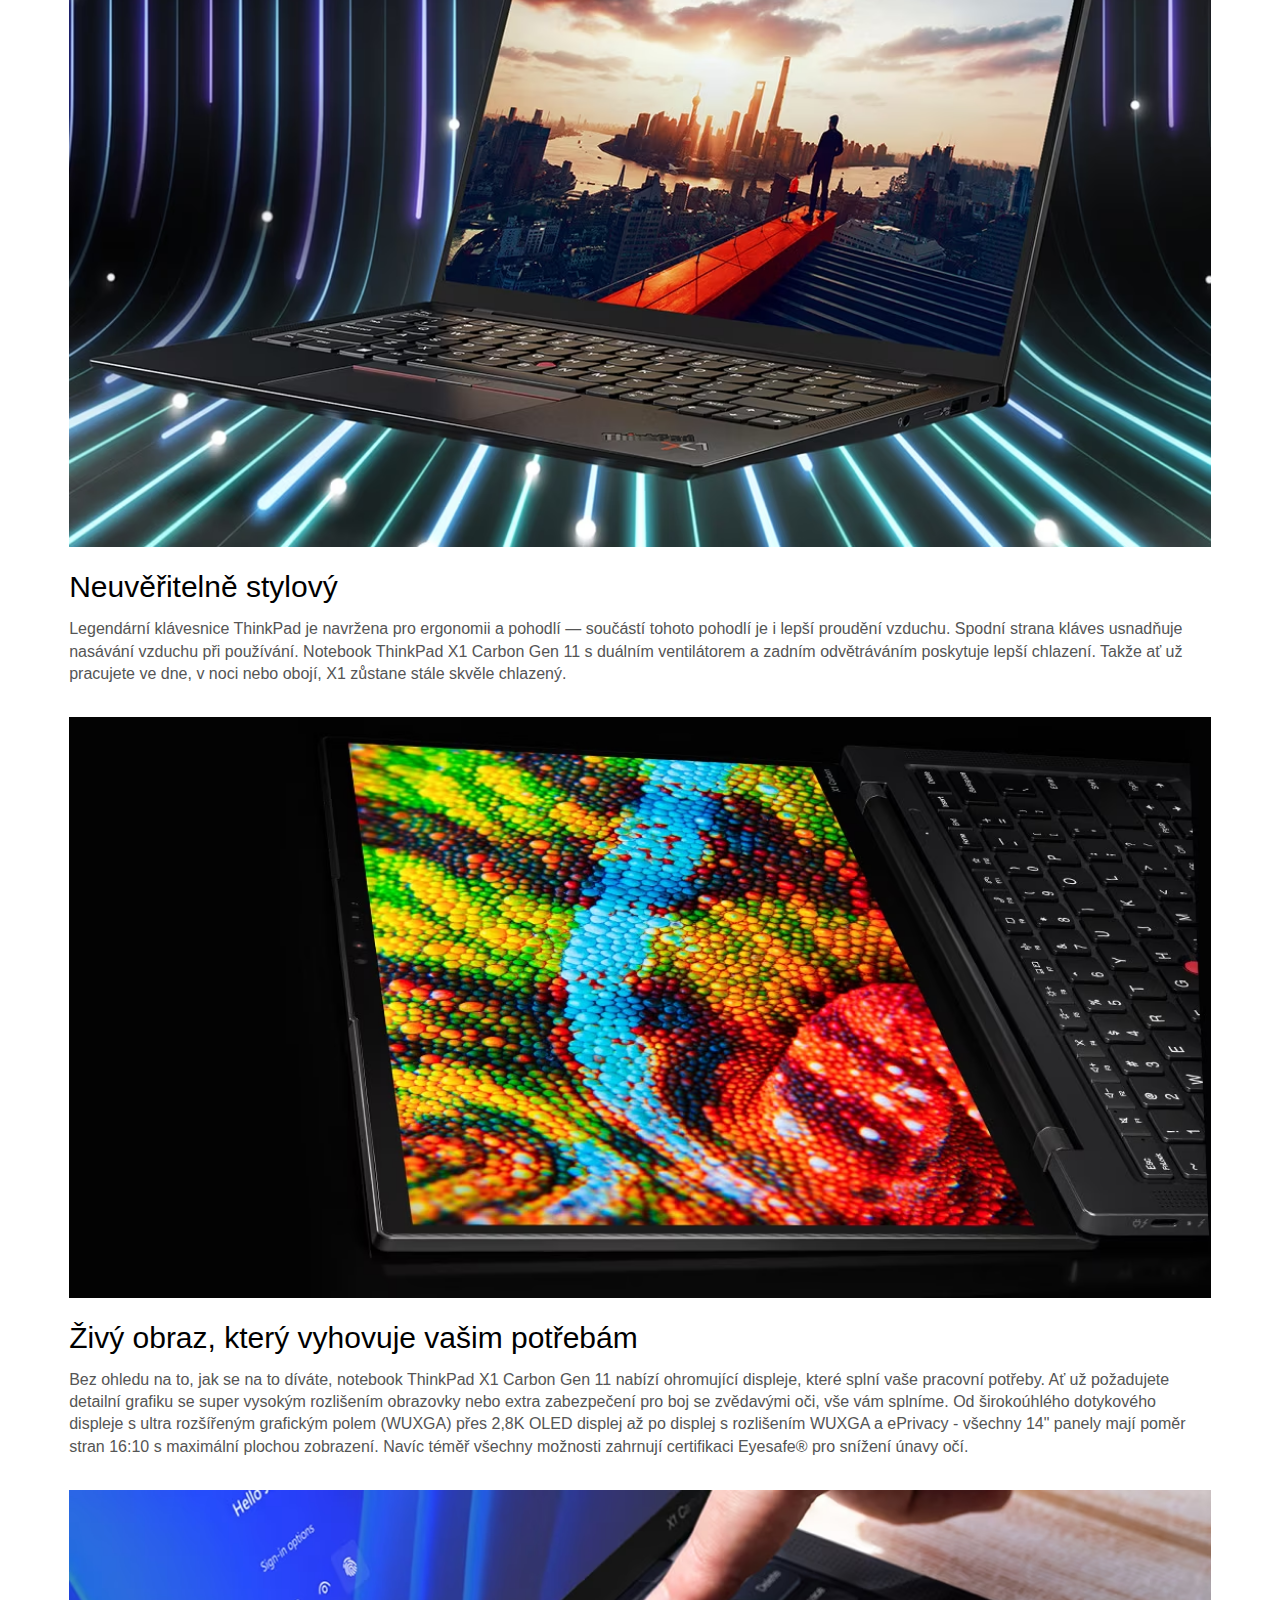
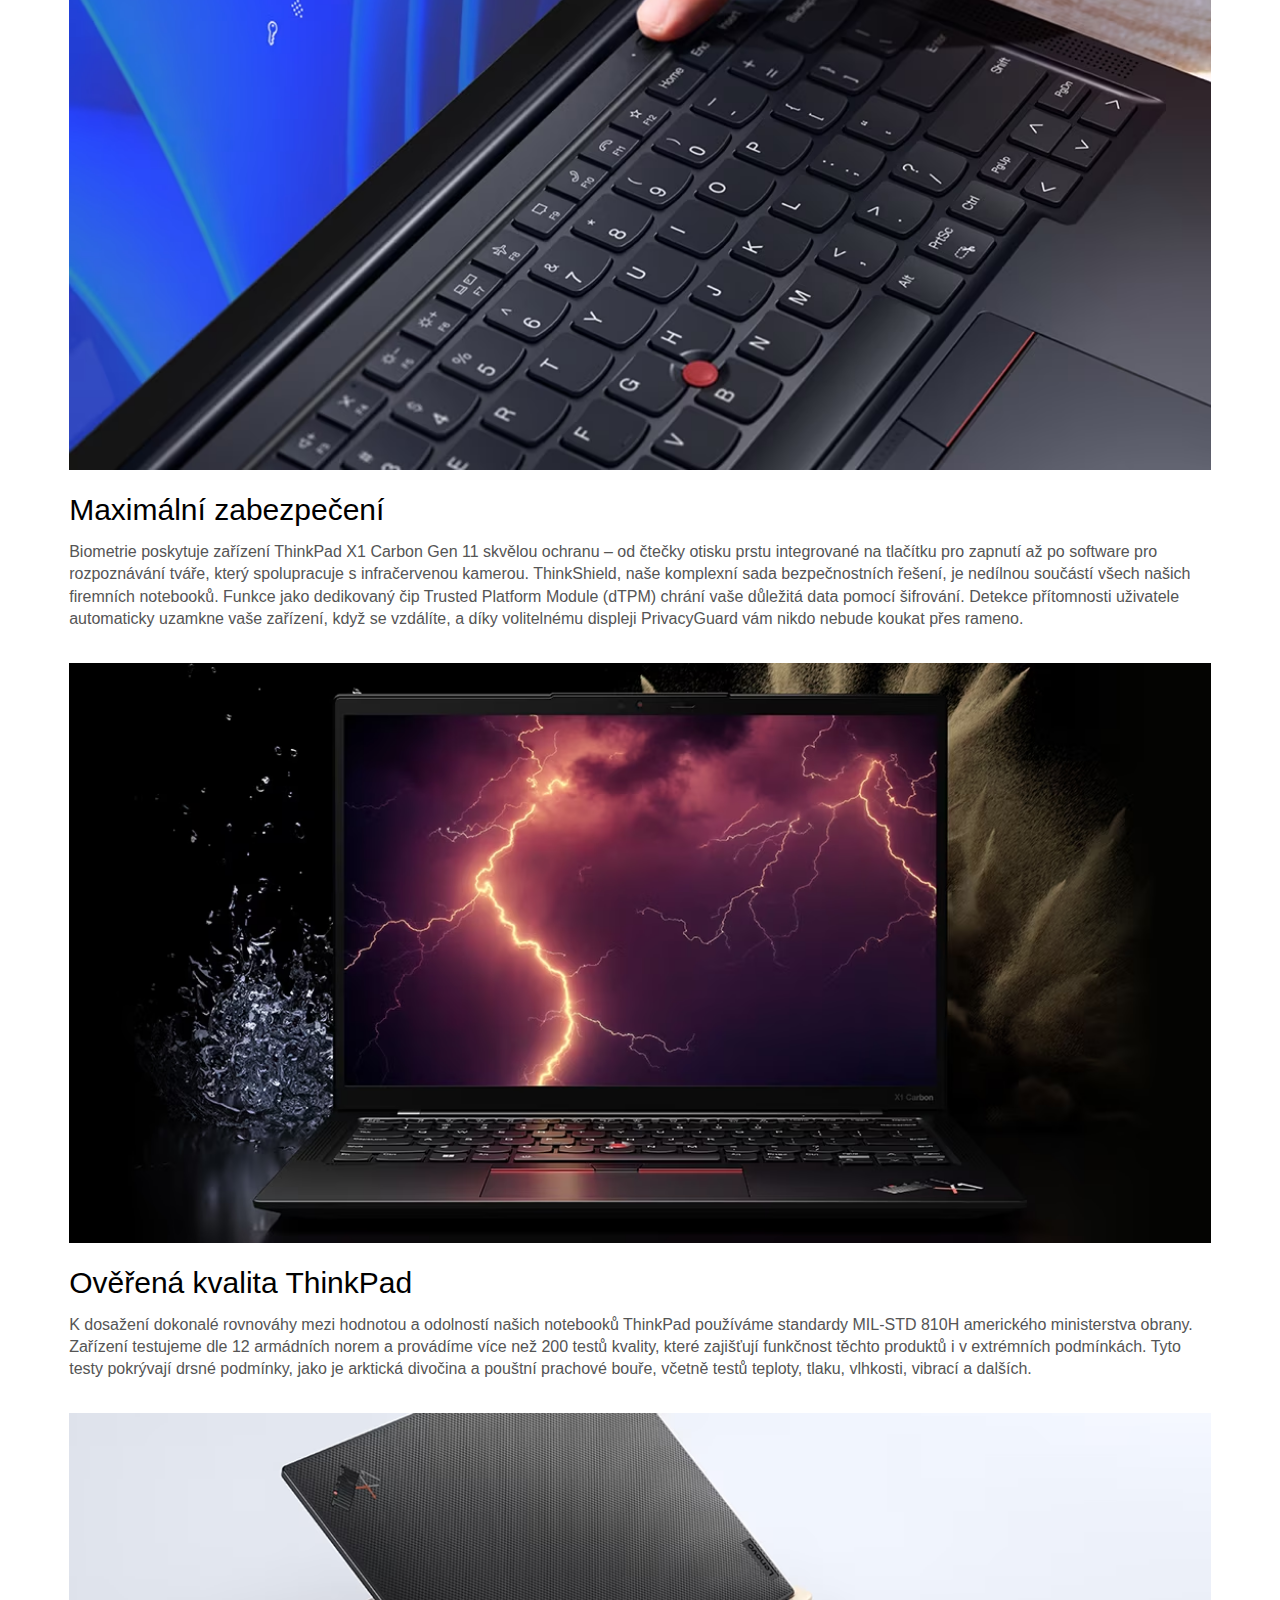
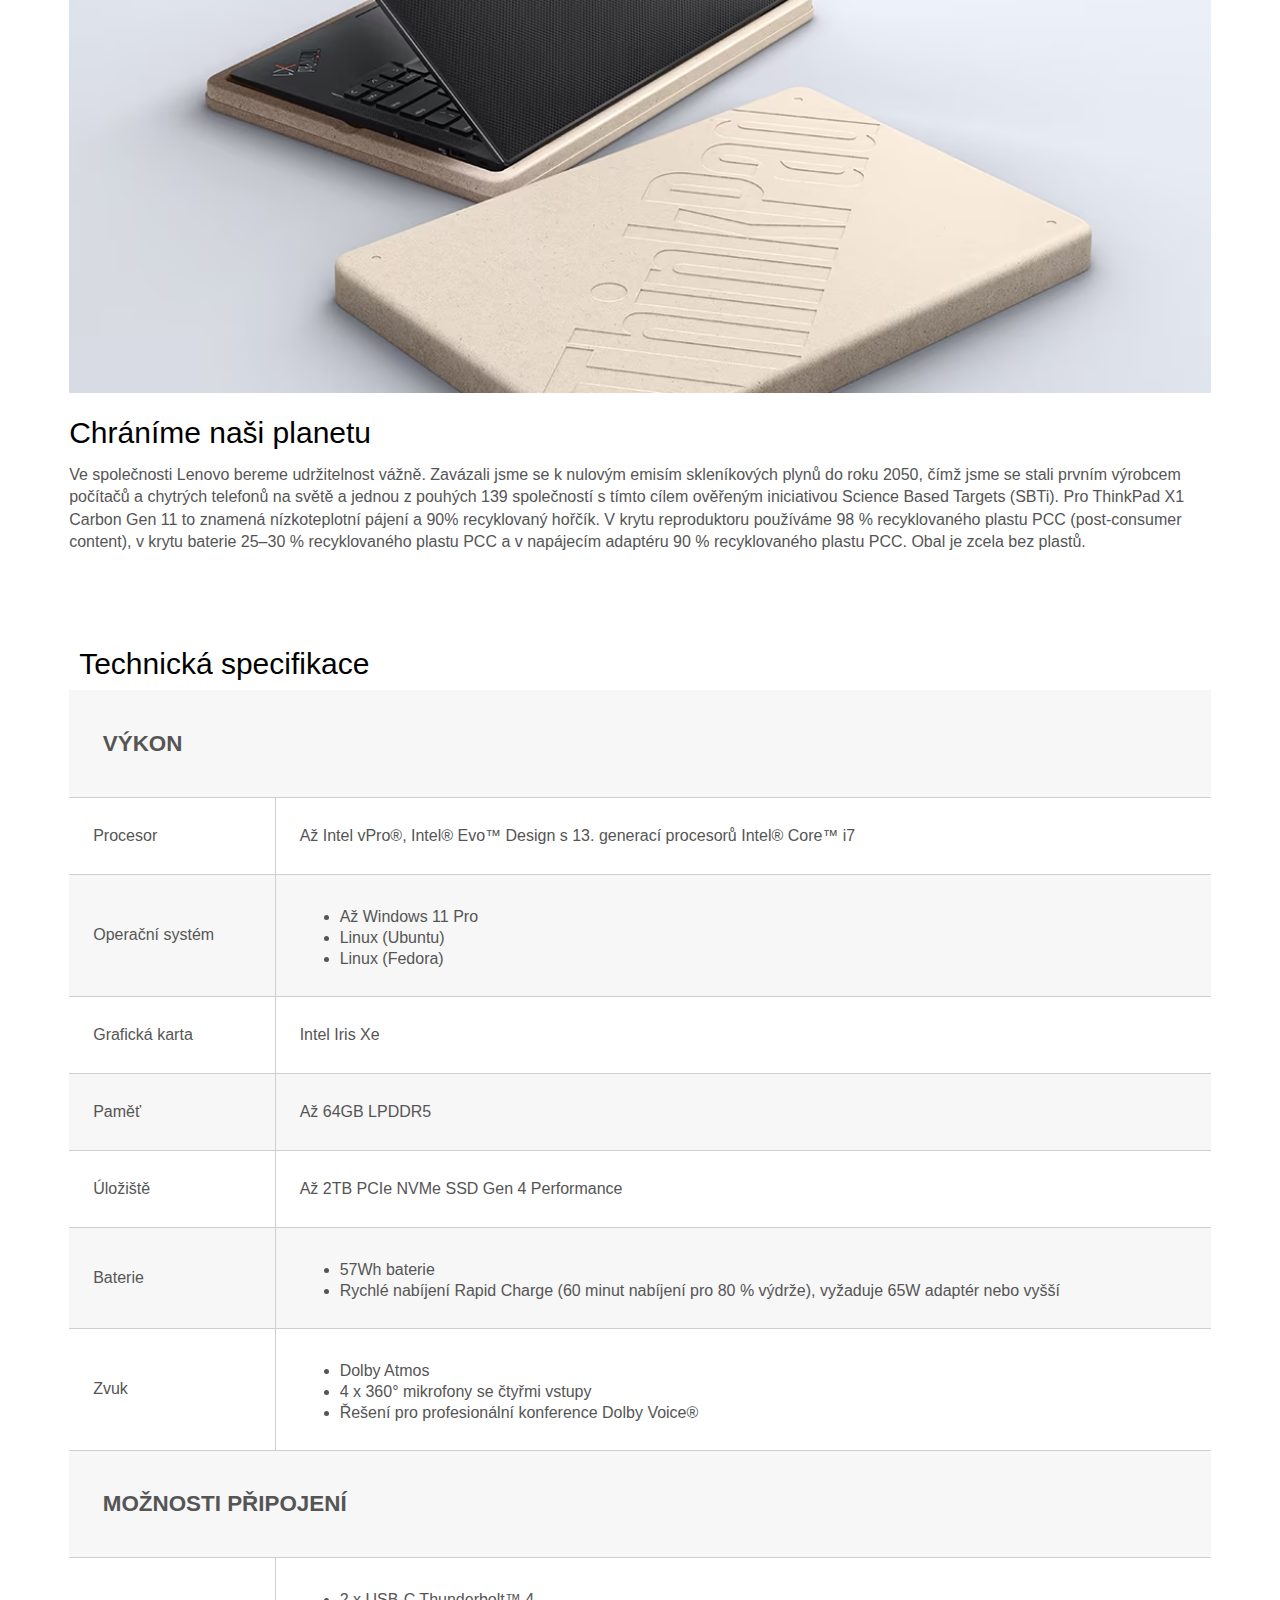
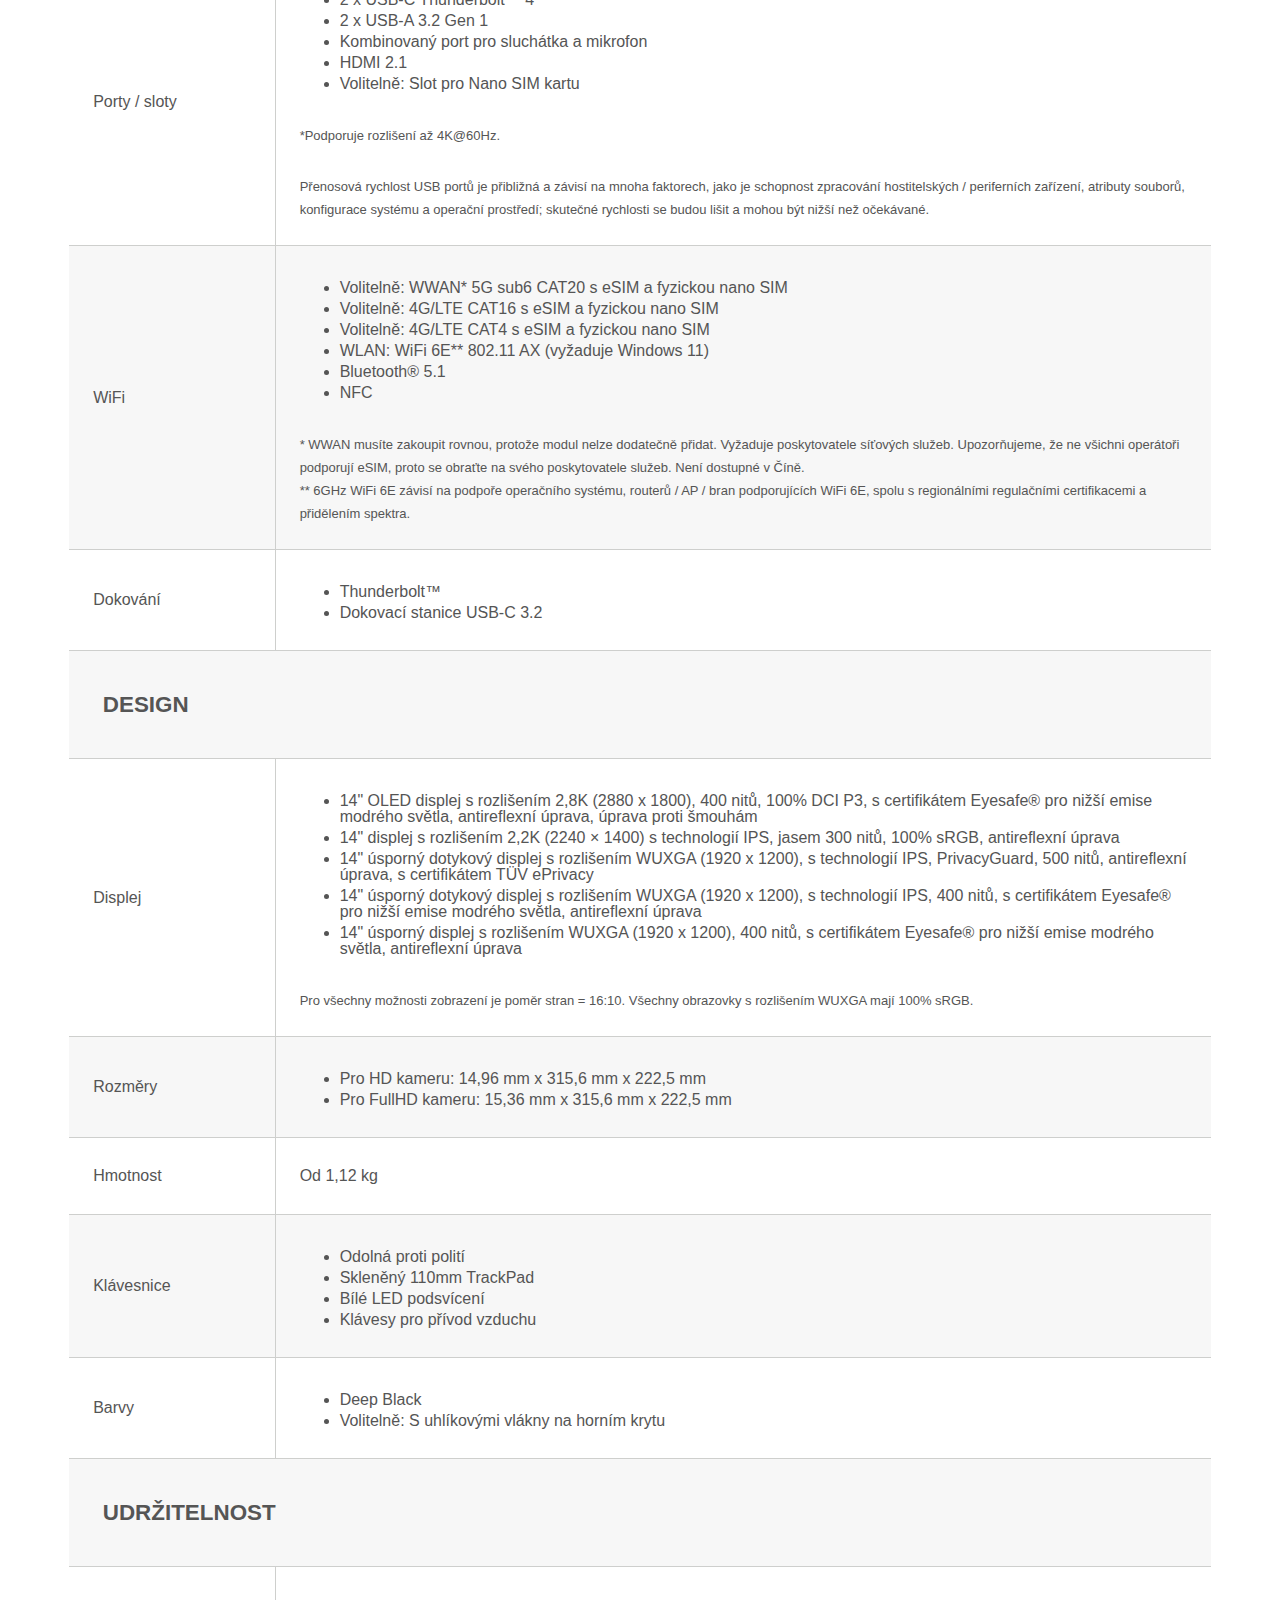
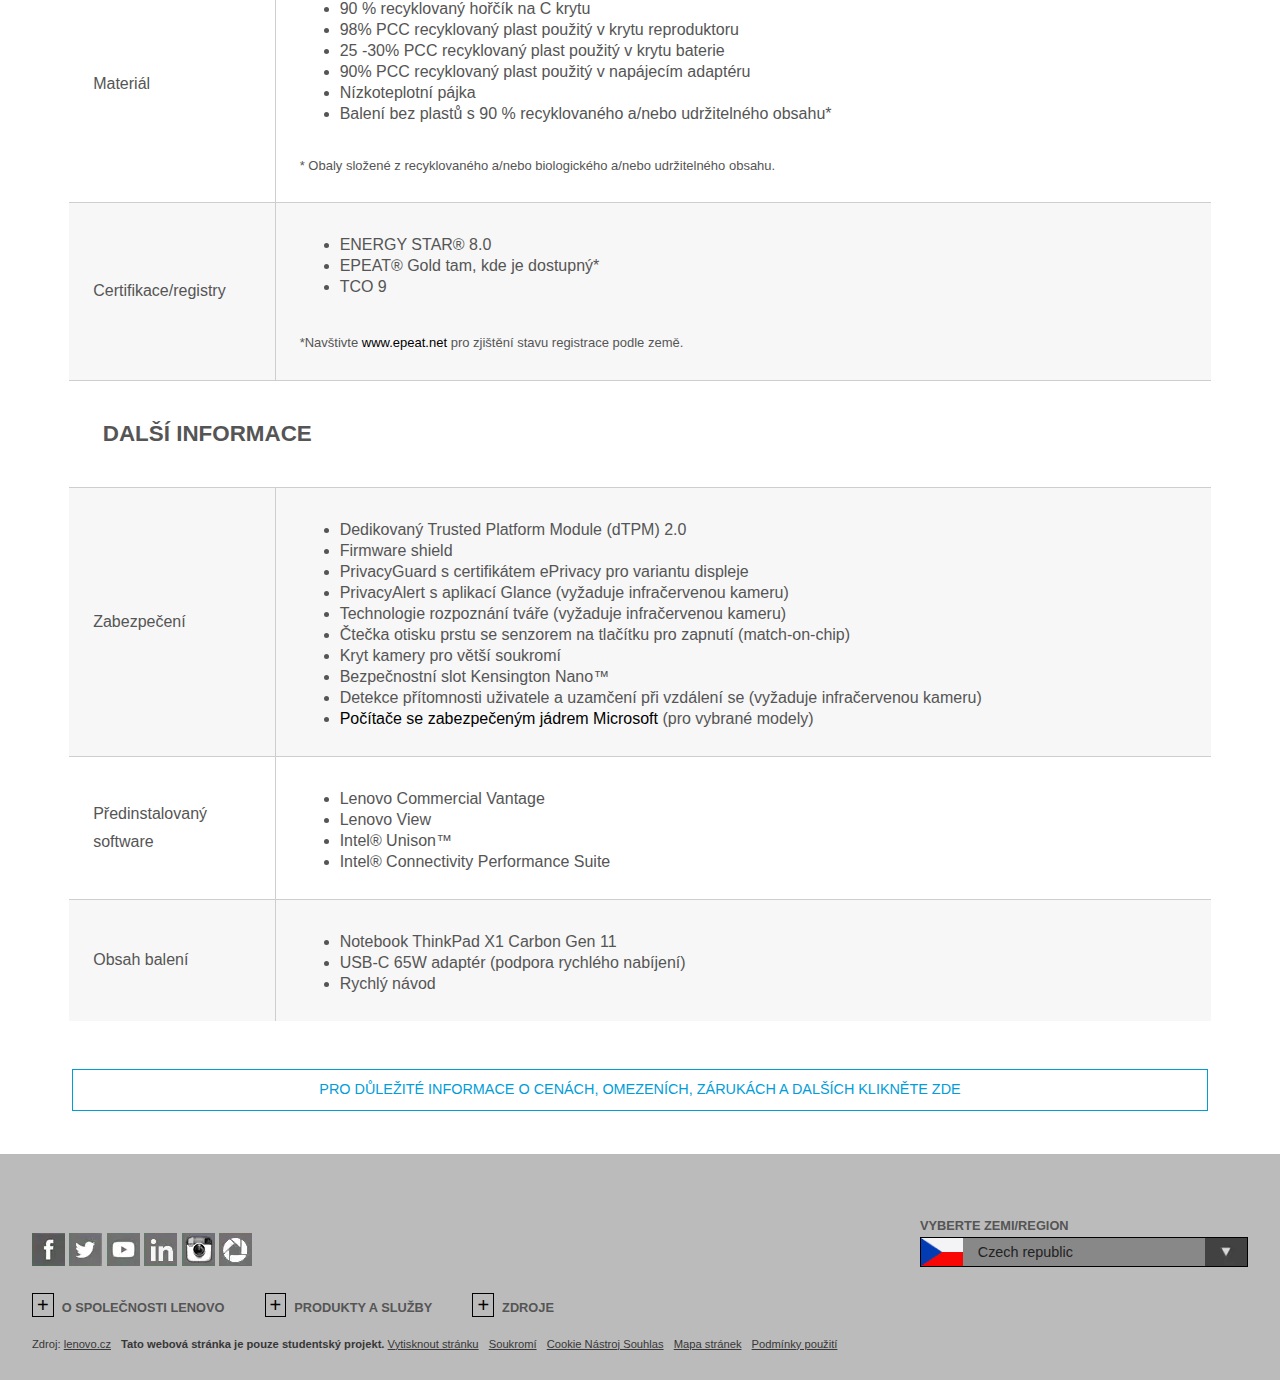
<file: product.html>
<!doctype html>
<html lang="cs">
<head>
    <meta charset="UTF-8">
    <meta name="viewport"
          content="width=device-width, user-scalable=no, initial-scale=1.0, maximum-scale=1.0, minimum-scale=1.0">
    <meta http-equiv="X-UA-Compatible" content="ie=edge">
    <title>VIA - Lenovo</title>

    <link rel="stylesheet" href="css/main.css">
    <link rel="stylesheet" href="css/pc.css">
    <link rel="stylesheet" href="css/product.css">
    <link rel="stylesheet" href="css/header.css">
    <link rel="stylesheet" href="css/footer.css">
    <link rel="stylesheet" href="js/vendor/lightbox2-2.11.4/src/css/lightbox.css">

    <script src="https://code.jquery.com/jquery-3.7.1.min.js"
            integrity="sha256-/JqT3SQfawRcv/BIHPThkBvs0OEvtFFmqPF/lYI/Cxo=" crossorigin="anonymous"></script>
    <script src="js/vendor/lightbox2-2.11.4/src/js/lightbox.js"></script>
    <script src="js/main.js"></script>
    <script src="js/product.js"></script>
</head>
<body>

<header>
    <div class="flex-group-1">
        <div class="row-1">
            <div class="hamburger-wrapper">
                <div class="hamburger">
                    <span class="hamburger-line l1"></span>
                    <span class="hamburger-line l2"></span>
                    <span class="hamburger-line l3"></span>
                </div>
                <span class="title">Menu</span>
                <div style="display:none;" class="menu">

                    <div class="item-wrapper foldable">
                        <div class="item">
                            <a>Počítače a tablety</a><span>+</span>
                        </div>
                        <div class="submenu">
                            <a class="subitem" href="pc.html">
                                <img src="resources/img/icon/home.svg"
                                     alt="Počítače a tablety"><span>Počítače a tablety</span>
                            </a>
                            <a class="subitem">
                                <img src="resources/img/icon/laptop.svg" alt="Notebooky"><span>Notebooky</span>
                            </a>
                            <a class="subitem">
                                <img src="resources/img/icon/desktops.svg"
                                     alt="Stolní počítače"><span>Stolní počítače</span>
                            </a>
                            <a class="subitem">
                                <img src="resources/img/icon/workstations.svg" alt="Pracovní stanice"><span>Pracovní stanice</span>
                            </a>
                            <a class="subitem">
                                <img src="resources/img/icon/tablets.svg" alt="Tablety"><span>Tablety</span>
                            </a>
                            <a class="subitem">
                                <img src="resources/img/icon/monitors.svg" alt="Monitory"><span>Monitory</span>
                            </a>
                            <a class="subitem">
                                <img src="resources/img/icon/gaming.svg" alt="Herní"><span>Herní</span>
                            </a>
                            <a class="subitem">
                                <img src="resources/img/icon/accessories.svg"
                                     alt="Příslušenství"><span>Příslušenství</span>
                            </a>
                        </div>
                    </div>

                    <div class="item-wrapper">
                        <div class="item">
                            <a>Telefony</a><span>></span>
                        </div>
                    </div>

                    <div class="item-wrapper foldable">
                        <div class="item">
                            <a>Servery a úložiště</a><span>+</span>
                        </div>
                        <div class="submenu">
                            <a class="subitem">
                                <img src="resources/img/icon/home.svg"
                                     alt="Servery a úložiště"><span>SERVERY A ÚLOŽIŠTĚ</span>
                            </a>
                            <a class="subitem">
                                <img src="resources/img/icon/solutions.svg" alt="Solutions"><span>Solutions</span>
                            </a>
                            <a class="subitem">
                                <img src="resources/img/icon/server.svg" alt="Servers"><span>Servers</span>
                            </a>
                            <a class="subitem">
                                <img src="resources/img/icon/storage.svg" alt="Storage"><span>Storage</span>
                            </a>
                            <a class="subitem">
                                <img src="resources/img/icon/networking.svg" alt="Networking"><span>Networking</span>
                            </a>
                            <a class="subitem">
                                <img src="resources/img/icon/software_defined_infrastructure.svg"
                                     alt="Software-Defined Infrastructure"><span>Software-Defined Infrastructure</span>
                            </a>
                            <a class="subitem">
                                <img src="resources/img/icon/software.svg" alt="Software"><span>Software</span>
                            </a>
                            <a class="subitem">
                                <img src="resources/img/icon/services.svg" alt="Services"><span>Services</span>
                            </a>
                            <a class="subitem">
                                <img src="resources/img/icon/support.svg" alt="Support"><span>Support</span>
                            </a>
                        </div>
                    </div>

                    <div class="item-wrapper foldable">
                        <div class="item">
                            <a>Chytrá zařízení</a><span>+</span>
                        </div>
                        <div class="submenu">
                            <a class="subitem">
                                <img src="resources/img/icon/home.svg"
                                     alt="Chytrá zařízení"><span>Chytrá zařízení</span>
                            </a>
                            <a class="subitem">
                                <img src="resources/img/icon/smart_office.svg" alt="Chytrá spolupráce"><span>Chytrá spolupráce</span>
                            </a>
                            <a class="subitem">
                                <img src="resources/img/icon/support.svg" alt="Podpora"><span>Podpora</span>
                            </a>
                        </div>
                    </div>

                    <div class="item-wrapper foldable">
                        <div class="item">
                            <a>Služby a řešení</a><span>+</span>
                        </div>
                        <div class="submenu">
                            <a class="subitem">
                                <img src="resources/img/icon/home.svg"
                                     alt="Služby a řešení"><span>Služby a řešení</span>
                            </a>
                            <a class="subitem">
                                <img src="resources/img/icon/warranty.svg"
                                     alt="Přehled záruk"><span>Přehled záruk</span>
                            </a>
                            <a class="subitem">
                                <img src="resources/img/icon/services.svg" alt="Servis služby a záruka"><span>Servis služby a záruka</span>
                            </a>
                            <a class="subitem">
                                <img src="resources/img/icon/server.svg" alt="Data Center Services"><span>Data Center Services</span>
                            </a>
                            <a class="subitem">
                                <img src="resources/img/icon/lenovo_culture.svg" alt="Asset Recovery Services"><span>Asset Recovery Services</span>
                            </a>
                            <a class="subitem">
                                <img src="resources/img/icon/solutions.svg" alt="Řešení"><span>Řešení</span>
                            </a>
                            <a class="subitem">
                                <img src="resources/img/icon/support.svg" alt="Podpora"><span>Podpora</span>
                            </a>
                        </div>
                    </div>

                    <div class="item-wrapper">
                        <div class="item">
                            <a>Podpora</a><span>></span>
                        </div>
                    </div>

                </div>
            </div>
            <div id="logo">
                <a href="index.html">
                    <img src="resources/img/logo_alt.png" alt="logo">
                </a>
            </div>
            <div class="categories">
                <a class="selected" href="pc.html">Počítače a tablety</a>
                <a href="#">Telefony</a>
                <a href="#">Servery a úložiště</a>
                <a href="#">Chytrá zařízení</a>
                <a href="#">Služby a řešení</a>
                <a href="#">Podpora</a>
            </div>
        </div>
        <div class="search-wrapper">
            <input id="search" type="text" placeholder="HLEDAT">
            <img src="resources/img/icon/magnifier.svg" alt="Lupa"/>
        </div>
    </div>
    <div class="flex-group-2">
        <div class="icons">
            <div class="a-img search">
                <a>Hledat</a>
                <img src="resources/img/icon/magnifier.svg" alt="Lupa">
            </div>
            <div class="a-img">
                <a>Kde zakoupit</a>
                <img src="resources/img/icon/location.svg" alt="Kde zakoupit">
            </div>
            <div class="a-img">
                <a href="contact.html">Kontakt</a>
                <img src="resources/img/icon/headset.svg" alt="Kontakt">
            </div>
            <div class="a-img">
                <a>Účet</a>
                <img src="resources/img/icon/user.svg" alt="Účet">
            </div>
        </div>
    </div>
</header>
<div class="main-content">

    <div class="categories-top">

        <a class="a-img" data-hover-menu="notebooks">
            <img src="resources/img/icon/laptop.svg">
            <img class="hover" src="resources/img/icon/laptop-hover.svg">
            <span>Notebooky</span>
        </a>

        <div data-hover-menu="notebooks" class="menu">

            <div class="row first">
                <div class="col">
                    <span>Prozkoumat notebooky</span>
                    <ul>
                        <li><a>Zobrazit všechny notebooky</a></li>
                        <li><a>Tenké a lehké</a></li>
                        <li><a>Herní notebooky</a></li>
                        <li><a>Mobilní pracovní stanice</a></li>
                        <li><a>Windows 11</a></li>
                    </ul>
                </div>

                <div class="col">
                    <span>Podle značky</span>
                    <ul>
                        <li><a>ThinkPad</a></li>
                        <li><a>ThinkBook</a></li>
                        <li><a>IdeaPad</a></li>
                        <li><a>Yoga</a></li>
                        <li><a>Legion</a></li>
                        <li><a>LOQ Laptops</a></li>
                    </ul>
                </div>
            </div>

            <div class="row second">
                <a href="#">Kde zakoupit</a>
            </div>

        </div>

        <a class="a-img" data-hover-menu="pc">
            <img src="resources/img/icon/desktops.svg">
            <img class="hover" src="resources/img/icon/desktops-hover.svg">
            <span>Stolní počítače</span>
        </a>

        <div data-hover-menu="pc" class="menu">

            <div class="row first">
                <div class="col">
                    <span>Prozkoumat stolní počítače</span>
                    <ul>
                        <li><a>Zobrazit všechny stolní počítače</a></li>
                        <li><a>Stolní počítače Tiny</a></li>
                        <li><a>Herní stolní počítače</a></li>
                    </ul>
                </div>

                <div class="col">
                    <span>Podle značky</span>
                    <ul>
                        <li><a>ThinkCentre</a></li>
                        <li><a>IdeaCentre</a></li>
                        <li><a>Legion</a></li>
                        <li><a>Lenovo</a></li>
                        <li><a>LOQ Desktops</a></li>
                    </ul>
                </div>

                <div class="col">
                    <div class="img-overlayed esport-legion">
                        <div class="overlay">
                            <p class="title">Herní stolní počítače Legion</p>
                            <p>Stylový zvenku. Nelítostný uvnitř.</p>
                        </div>
                    </div>
                </div>

                <div class="col">
                    <div class="img-overlayed thinkcentre">
                        <div class="overlay">
                            <p class="title">Thinkcentre</p>
                            <p>Špičkový výkon, vysoká spolehlivost</p>
                        </div>
                    </div>
                </div>

            </div>

            <div class="row second">
                <a href="#">Kde zakoupit</a>
            </div>

        </div>

        <a class="a-img">
            <img src="resources/img/icon/workstations.svg">
            <img class="hover" src="resources/img/icon/workstations-hover.svg">
            <span>Pracovní stanice</span>
        </a>

        <a class="a-img" data-hover-menu="tablets">
            <img src="resources/img/icon/tablets.svg">
            <img class="hover" src="resources/img/icon/tablets-hover.svg">
            <span>Tablety</span>
        </a>

        <div data-hover-menu="tablets" class="menu">

            <div class="row first">
                <div class="col">
                    <span>Prozkoumat tablety</span>
                    <ul>
                        <li><a>Se systémem Android</a></li>
                    </ul>
                </div>

                <div class="col">
                    <div class="img-overlayed tablet">
                        <div class="overlay">
                            <p class="title">Herní stolní počítače Legion</p>
                            <p>Stylový zvenku. Nelítostný uvnitř.</p>
                        </div>
                    </div>
                </div>

                <div class="col">
                    <div class="img-overlayed tablet-yoga">
                        <div class="overlay">
                            <p class="title">Thinkcentre</p>
                            <p>Špičkový výkon, vysoká spolehlivost</p>
                        </div>
                    </div>
                </div>

            </div>

            <div class="row second">
                <a href="#">Kde zakoupit</a>
            </div>

        </div>

        <a class="a-img" data-hover-menu="monitors">
            <img src="resources/img/icon/monitors.svg">
            <img class="hover" src="resources/img/icon/monitors-hover.svg">
            <span>Monitory</span>
        </a>

        <div data-hover-menu="monitors" class="menu">

            <div class="row first">
                <div class="col">
                    <span>Prozkoumat monitory</span>
                    <ul>
                        <li><a>Zobrazit všechny monitory</a></li>
                        <li><a>Monitory na doma</a></li>
                        <li><a>Monitory na práci</a></li>
                        <li><a>Monitory na hraní</a></li>
                        <li><a>Thunderbolt/USB-C</a></li>
                    </ul>
                </div>

                <div class="col">
                    <span>Nakupovat podle velikosti</span>
                    <ul>
                        <li><a>Méně než 21"</a></li>
                        <li><a>22"-24"</a></li>
                        <li><a>25"-27"</a></li>
                        <li><a>28"-32"</a></li>
                        <li><a>34" nebo více"</a></li>
                    </ul>
                </div>

                <div class="col">
                    <div class="img-overlayed monitor">
                        <div class="overlay">
                            <p class="title">L32P-30 32" 4K UHD</p>
                        </div>
                    </div>
                </div>

                <div class="col">
                    <div class="img-overlayed monitor-2">
                        <div class="overlay">
                            <p class="title">L28U-35 28" 4K UHD</p>
                        </div>
                    </div>
                </div>

            </div>

        </div>

        <a class="a-img" data-hover-menu="gaming">
            <img src="resources/img/icon/gaming.svg">
            <img class="hover" src="resources/img/icon/gaming-hover.svg">
            <span>Herní</span>
        </a>

        <div data-hover-menu="gaming" class="menu">

            <div class="row first">
                <div class="col">
                    <span>Prozkoumat herní</span>
                    <ul>
                        <li><a>Legion go</a></li>
                    </ul>
                </div>

                <div class="col">
                    <div class="img-overlayed legion">
                        <div class="overlay">
                            <p class="title">Legion</p>
                            <p>Stylový zvenku. Nelítostný uvnitř.</p>
                        </div>
                    </div>
                </div>

                <div class="col">
                    <div class="img-overlayed ideapad">
                        <div class="overlay">
                            <p class="title">IdeaPad Gaming</p>
                            <p>Cenově dostupná herní zařízení</p>
                        </div>
                    </div>
                </div>

            </div>

        </div>

        <a class="a-img" data-hover-menu="accessories">
            <img src="resources/img/icon/accessories.svg">
            <img class="hover" src="resources/img/icon/accessories-hover.svg">
            <span>Příslušenství</span>
        </a>

        <div data-hover-menu="accessories" class="menu">

            <div class="row first">
                <div class="col">
                    <span>Co je nového</span>
                    <ul>
                        <li><a>Příslušenství Lenovo Go</a></li>
                    </ul>
                </div>

                <div class="col">
                    <span>Vybrané příslušenství</span>
                    <ul>
                        <li><a>Sluchátka ThinkPad X1 ANC</a></li>
                        <li><a>Myš ThinkPad X1 Presenter Mouse</a></li>
                        <li><a>Sluchátka Yoga ANC</a></li>
                        <li><a>Myš Yoga s laserový prezentérem</a></li>
                    </ul>
                </div>

                <div class="col">
                    <div class="img-overlayed lenovo-go">
                        <div class="overlay">
                            <p class="title">Lenovo Go</p>
                            <p>Pracujte po svém</p>
                        </div>
                    </div>
                </div>

            </div>

        </div>


    </div>

    <div class="product-showcase">
        <div class="breadcrumbs">
            <a>Notebooky a ultrabooky</a>
            <span> > </span>
            <a>ThinkPad</a>
            <span> > </span>
            <a>ThinkPad X1</a>
        </div>

        <h1 class="top-heading">ThinkPad X1 Carbon Gen 11 (14, Intel)</h1>
        <div class="row product-wrapper">

            <div class="col">
                <div class="img-wrapper">
                    <img class="discover-windows" src="resources/img/discover-win11.png">
                    <div class="images">
                        <a onclick="return false;" href="resources/img/products/x1_showcase/1.png" data-lightbox="gallery">
                            <img class="active" src="resources/img/products/x1_showcase/1.png">
                        </a>
                        <a href="resources/img/products/x1_showcase/2.png" data-lightbox="gallery">
                            <img src="resources/img/products/x1_showcase/2.png">
                        </a>
                        <a href="resources/img/products/x1_showcase/3.png" data-lightbox="gallery">
                            <img src="resources/img/products/x1_showcase/3.png">
                        </a>
                    </div>
                </div>
                <div class="bullets">
                    <div class="bullet active"></div>
                    <div class="bullet"></div>
                    <div class="bullet"></div>
                </div>
            </div>

            <div class="col details-wrapper">
                <div class="col details">
                    <h1 class="mid-heading">ThinkPad X1 Carbon Gen 11 (14, Intel)</h1>

                    <h3>Výjimečně lehký. Výjimečně rychlý.</h3>
                    <ul>
                        <li>Certifikovaný s Intel® Evo™ s až 13. generací procesorů Intel® Core™ vPro®</li>
                        <li>Výjimečně lehký, s hmotností pouze 1,12 kg</li>
                        <li>Optimalizované chlazení se dvěma ventilátory a zadním odvětráváním</li>
                        <li>4 × 360° mikrofony s redukcí hluku založené na umělé inteligenci a Dolby Voice®</li>
                        <li>Robustní zabezpečení a testování MIL-SPEC pro vysokou odolnost</li>
                    </ul>
                </div>
                <a class="button buy-button">Najít prodejce</a>
            </div>

        </div>
        <h1 class="bottom-heading">ThinkPad X1 Carbon Gen 11 (14, Intel)</h1>
    </div>

    <div class="product-data">
        <div class="content-tab">
            <div class="info">
                <span>ThinkPad X1 Carbon Gen 11 (14, Intel)</span>
                <a class="button buy-button">Najít prodejce</a>
            </div>
            <div class="row">
                <a class="active" href="#content-functions">Funkce</a>
                <a href="#content-tech-spec">Technická specifikace</a>
            </div>
        </div>
        <section>
            <h2>Funkce</h2>
            <div id="content-functions" class="content">
                <h3>Funkce</h3>
                <img alt="functions-1" src="resources/img/detail_banners/functions1.png">
                <h4>Pozvedněte produktivitu na další úroveň</h4>
                <p>Lenovo ThinkPad X1 Carbon Gen 11, vytvořený ve spolupráci se společností Intel®, disponuje
                    certifikací Intel® Evo™, takže splňuje hardwarové specifikace a klíčové cíle uživatelského zážitku
                    zajišťující rychlou odezvu, okamžité probuzení, celodenní výdrž baterie, rychlé nabíjení a
                    inteligentní videokonference. Tento notebook s certifikací Evo také obsahuje Intel® Unison™ pro
                    bezproblémové připojení k vašemu chytrému telefonu Android nebo iOS pro volání, zasílání zpráv a
                    sdílení souborů a fotografií – to vše z vašeho notebooku.</p>
                <img alt="functions-2" src="resources/img/detail_banners/functions2.png">
                <h4>Spolupráce na dálku nikdy nevypadala ani nezněla tak dobře</h4>
                <p>Notebook ThinkPad X1 Carbon Gen 11 obsahuje vysoce funkční a stylový komunikační panel, ve kterém je
                    umístěna FullHD kamera nebo hybridní FullHD a infračervená kamera. Nebo zvolte FullHD/infračervenou
                    MIPI webkameru s přidaným zabezpečením Computer Vision. A samozřejmě všechny kamery obsahují kryt
                    pro větší soukromí. 4 x 360° mikrofony s integrovaným potlačením hluku na bázi umělé inteligence a
                    Dolby Voice® navíc poskytují vynikající zvuk. Díky této úžasné kvalitě videohovorů už možná nebudete
                    chtít dojíždět do kanceláře.</p>
                <img alt="functions-3" src="resources/img/detail_banners/functions3.png">
                <h4>Bezproblémové spojení s vaším telefonem</h4>
                <p>S Intel® Unison™ můžete svůj notebook umístit do středu všeho, co děláte. Bezdrátově připojte svůj
                    telefon – buď se systémem Android nebo iOS – k notebooku ThinkPad X1 Carbon Gen 11. Přenášejte
                    soubory rychle a snadno, dokonce i bezproblémově upravujte své fotografie a videa na velké
                    obrazovce. Volejte a přijímejte hovory přímo z počítače s plným přístupem k seznamu kontaktů v
                    telefonu. Můžete dokonce dostávat oznámení a zprávy na svůj notebook. Není třeba střídat zařízení,
                    když vše můžete dělat na jednom místě.</p>
                <img alt="functions-4" src="resources/img/detail_banners/functions4.png">
                <h4>Neuvěřitelně stylový</h4>
                <p>Legendární klávesnice ThinkPad je navržena pro ergonomii a pohodlí — součástí tohoto pohodlí je i
                    lepší proudění vzduchu. Spodní strana kláves usnadňuje nasávání vzduchu při používání. Notebook
                    ThinkPad X1 Carbon Gen 11 s duálním ventilátorem a zadním odvětráváním poskytuje lepší chlazení.
                    Takže ať už pracujete ve dne, v noci nebo obojí, X1 zůstane stále skvěle chlazený.</p>
                <img alt="functions-5" src="resources/img/detail_banners/functions5.png">
                <h4>Živý obraz, který vyhovuje vašim potřebám</h4>
                <p>Bez ohledu na to, jak se na to díváte, notebook ThinkPad X1 Carbon Gen 11 nabízí ohromující displeje,
                    které splní vaše pracovní potřeby. Ať už požadujete detailní grafiku se super vysokým rozlišením
                    obrazovky nebo extra zabezpečení pro boj se zvědavými oči, vše vám splníme. Od širokoúhlého
                    dotykového displeje s ultra rozšířeným grafickým polem (WUXGA) přes 2,8K OLED displej až po displej
                    s rozlišením WUXGA a ePrivacy - všechny 14" panely mají poměr stran 16:10 s maximální plochou
                    zobrazení. Navíc téměř všechny možnosti zahrnují certifikaci Eyesafe® pro snížení únavy očí.</p>
                <img alt="functions-6" src="resources/img/detail_banners/functions6.png">
                <h4>Maximální zabezpečení</h4>
                <p>Biometrie poskytuje zařízení ThinkPad X1 Carbon Gen 11 skvělou ochranu – od čtečky otisku prstu
                    integrované na tlačítku pro zapnutí až po software pro rozpoznávání tváře, který spolupracuje s
                    infračervenou kamerou. ThinkShield, naše komplexní sada bezpečnostních řešení, je nedílnou součástí
                    všech našich firemních notebooků. Funkce jako dedikovaný čip Trusted Platform Module (dTPM) chrání
                    vaše důležitá data pomocí šifrování. Detekce přítomnosti uživatele automaticky uzamkne vaše
                    zařízení, když se vzdálíte, a díky volitelnému displeji PrivacyGuard vám nikdo nebude koukat přes
                    rameno.</p>
                <img alt="functions-7" src="resources/img/detail_banners/functions7.png">
                <h4>Ověřená kvalita ThinkPad</h4>
                <p>K dosažení dokonalé rovnováhy mezi hodnotou a odolností našich notebooků ThinkPad používáme standardy
                    MIL-STD 810H amerického ministerstva obrany. Zařízení testujeme dle 12 armádních norem a provádíme
                    více než 200 testů kvality, které zajišťují funkčnost těchto produktů i v extrémních podmínkách.
                    Tyto testy pokrývají drsné podmínky, jako je arktická divočina a pouštní prachové bouře, včetně
                    testů teploty, tlaku, vlhkosti, vibrací a dalších.</p>
                <img alt="functions-8" src="resources/img/detail_banners/functions8.png">
                <h4>Chráníme naši planetu</h4>
                <p>Ve společnosti Lenovo bereme udržitelnost vážně. Zavázali jsme se k nulovým emisím skleníkových plynů
                    do roku 2050, čímž jsme se stali prvním výrobcem počítačů a chytrých telefonů na světě a jednou z
                    pouhých 139 společností s tímto cílem ověřeným iniciativou Science Based Targets (SBTi). Pro
                    ThinkPad X1 Carbon Gen 11 to znamená nízkoteplotní pájení a 90% recyklovaný hořčík. V krytu
                    reproduktoru používáme 98 % recyklovaného plastu PCC (post-consumer content), v krytu baterie 25–30
                    % recyklovaného plastu PCC a v napájecím adaptéru 90 % recyklovaného plastu PCC. Obal je zcela bez
                    plastů.</p>
            </div>
        </section>
        <section>
            <h2>Technická specifikace</h2>
            <div id="content-tech-spec" class="content">
                <h3>Technická specifikace</h3>
                <table>
                    <tr>
                        <td class="highlight" colspan="2">Výkon</td>
                    </tr>
                    <tr>
                        <td>Procesor</td>
                        <td>Až Intel vPro®, Intel® Evo™ Design s 13. generací procesorů Intel® Core™ i7</td>
                    </tr>
                    <tr>
                        <td>Operační systém</td>
                        <td>
                            <ul>
                                <li>Až Windows 11 Pro</li>
                                <li>Linux (Ubuntu)</li>
                                <li>Linux (Fedora)</li>
                            </ul>
                        </td>
                    </tr>
                    <tr>
                        <td>Grafická karta</td>
                        <td>Intel Iris Xe</td>
                    </tr>
                    <tr>
                        <td>Paměť</td>
                        <td>Až 64GB LPDDR5</td>
                    </tr>
                    <tr>
                        <td>Úložiště</td>
                        <td>Až 2TB PCIe NVMe SSD Gen 4 Performance</td>
                    </tr>
                    <tr>
                        <td>Baterie</td>
                        <td>
                            <ul>
                                <li>57Wh baterie</li>
                                <li>Rychlé nabíjení Rapid Charge (60 minut nabíjení pro 80 % výdrže), vyžaduje 65W
                                    adaptér nebo vyšší
                                </li>
                            </ul>
                        </td>
                    </tr>
                    <tr>
                        <td>Zvuk</td>
                        <td>
                            <ul>
                                <li>Dolby Atmos</li>
                                <li>4 x 360° mikrofony se čtyřmi vstupy</li>
                                <li>Řešení pro profesionální konference Dolby Voice®</li>
                            </ul>
                        </td>
                    </tr>
                    <tr>
                        <td class="highlight" colspan="2">MOŽNOSTI PŘIPOJENÍ</td>
                    </tr>
                    <tr>
                        <td>Porty / sloty</td>
                        <td>
                            <ul>
                                <li>2 x USB-C Thunderbolt™ 4</li>
                                <li>2 x USB-A 3.2 Gen 1</li>
                                <li>Kombinovaný port pro sluchátka a mikrofon</li>
                                <li>HDMI 2.1</li>
                                <li>Volitelně: Slot pro Nano SIM kartu</li>
                            </ul>
                            <br>
                            <div style="font-size: small;">*Podporuje rozlišení až 4K@60Hz.</div>
                            <br>
                            <div style="font-size: small;">Přenosová rychlost USB portů je přibližná a závisí na mnoha
                                faktorech, jako je schopnost zpracování hostitelských / periferních zařízení, atributy
                                souborů, konfigurace systému a operační prostředí; skutečné rychlosti se budou lišit a
                                mohou být nižší než očekávané.
                            </div>
                        </td>
                    </tr>
                    <tr>
                        <td>WiFi</td>
                        <td>
                            <ul>
                                <li>Volitelně: WWAN* 5G sub6 CAT20 s eSIM a fyzickou nano SIM</li>
                                <li>Volitelně: 4G/LTE CAT16 s eSIM a fyzickou nano SIM</li>
                                <li>Volitelně: 4G/LTE CAT4 s eSIM a fyzickou nano SIM</li>
                                <li>WLAN: WiFi 6E** 802.11 AX (vyžaduje Windows 11)</li>
                                <li>Bluetooth® 5.1</li>
                                <li>NFC</li>
                            </ul>
                            <br>
                            <div style="font-size: small;">* WWAN musíte zakoupit rovnou, protože modul nelze dodatečně
                                přidat. Vyžaduje poskytovatele síťových služeb. Upozorňujeme, že ne všichni operátoři
                                podporují eSIM, proto se obraťte na svého poskytovatele služeb. Není dostupné v Číně.
                            </div>
                            <div style="font-size: small;">** 6GHz WiFi 6E závisí na podpoře operačního systému, routerů
                                / AP / bran podporujících WiFi 6E, spolu s regionálními regulačními certifikacemi a
                                přidělením spektra.
                            </div>
                        </td>
                    </tr>
                    <tr>
                        <td>Dokování</td>
                        <td>
                            <ul>
                                <li>Thunderbolt™</li>
                                <li>Dokovací stanice USB-C 3.2</li>
                            </ul>
                        </td>
                    </tr>
                    <tr>
                        <td class="highlight" colspan="2">DESIGN</td>
                    </tr>
                    <tr>
                        <td>Displej</td>
                        <td>
                            <ul>
                                <li>14" OLED displej s rozlišením 2,8K (2880 x 1800), 400 nitů, 100% DCI P3, s
                                    certifikátem Eyesafe® pro nižší emise modrého světla, antireflexní úprava, úprava
                                    proti šmouhám
                                </li>
                                <li>14" displej s rozlišením 2,2K (2240 × 1400) s technologií IPS, jasem 300 nitů, 100%
                                    sRGB, antireflexní úprava
                                </li>
                                <li>14" úsporný dotykový displej s rozlišením WUXGA (1920 x 1200), s technologií IPS,
                                    PrivacyGuard, 500 nitů, antireflexní úprava, s certifikátem TÜV ePrivacy
                                </li>
                                <li>14" úsporný dotykový displej s&nbsp;rozlišením WUXGA (1920 x 1200), s technologií
                                    IPS, 400 nitů, s certifikátem Eyesafe® pro nižší emise modrého světla, antireflexní
                                    úprava
                                </li>
                                <li>14" úsporný displej s&nbsp;rozlišením WUXGA (1920 x 1200), 400 nitů, s certifikátem
                                    Eyesafe® pro nižší emise modrého světla, antireflexní úprava
                                </li>
                            </ul>
                            <br>
                            <div style="font-size: small;">Pro všechny možnosti zobrazení je poměr stran = 16:10.
                                Všechny obrazovky s rozlišením WUXGA mají 100% sRGB.
                            </div>
                        </td>
                    </tr>
                    <tr>
                        <td>Rozměry</td>
                        <td>
                            <ul>
                                <li>Pro HD kameru: 14,96 mm x 315,6 mm x 222,5 mm</li>
                                <li>Pro FullHD kameru: 15,36 mm x 315,6 mm x 222,5 mm</li>
                            </ul>
                        </td>
                    </tr>
                    <tr>
                        <td>Hmotnost</td>
                        <td>Od 1,12 kg</td>
                    </tr>
                    <tr>
                        <td>Klávesnice</td>
                        <td>
                            <ul>
                                <li>Odolná proti polití</li>
                                <li>Skleněný 110mm TrackPad</li>
                                <li>Bílé LED podsvícení</li>
                                <li>Klávesy pro přívod vzduchu</li>
                            </ul>
                        </td>
                    </tr>
                    <tr>
                        <td>Barvy</td>
                        <td>
                            <ul>
                                <li>Deep Black</li>
                                <li>Volitelně: S uhlíkovými vlákny na horním krytu</li>
                            </ul>
                        </td>
                    </tr>
                    <tr>
                        <td class="highlight" colspan="2">UDRŽITELNOST</td>
                    </tr>
                    <tr>
                        <td>Materiál</td>
                        <td>
                            <ul>
                                <li>90 % recyklovaný hořčík na C krytu</li>
                                <li>98% PCC recyklovaný plast použitý v krytu reproduktoru</li>
                                <li>25 -30% PCC recyklovaný plast použitý v krytu baterie</li>
                                <li>90% PCC recyklovaný plast použitý v napájecím adaptéru</li>
                                <li>Nízkoteplotní pájka</li>
                                <li>Balení bez plastů s 90 % recyklovaného a/nebo udržitelného obsahu*</li>
                            </ul>
                            <br>
                            <div style="font-size: small;">* Obaly složené z recyklovaného a/nebo biologického a/nebo
                                udržitelného obsahu.
                            </div>
                        </td>
                    </tr>
                    <tr>
                        <td>Certifikace/registry</td>
                        <td>
                            <ul>
                                <li>ENERGY STAR® 8.0</li>
                                <li>EPEAT® Gold tam, kde je dostupný*</li>
                                <li>TCO 9</li>
                            </ul>
                            <br>
                            <div><span style="font-size: small;">*Navštivte <a href="#">www.epeat.net</a> pro zjištění stavu registrace podle země.</span>
                            </div>
                        </td>
                    </tr>
                    <tr>
                        <td class="highlight" colspan="2">DALŠÍ INFORMACE</td>
                    </tr>
                    <tr>
                        <td>Zabezpečení</td>
                        <td>
                            <ul>
                                <li>Dedikovaný Trusted Platform Module (dTPM) 2.0</li>
                                <li>Firmware shield</li>
                                <li>PrivacyGuard s certifikátem ePrivacy pro variantu displeje</li>
                                <li>PrivacyAlert s aplikací Glance (vyžaduje infračervenou kameru)</li>
                                <li>Technologie rozpoznání tváře (vyžaduje infračervenou kameru)</li>
                                <li>Čtečka otisku prstu se senzorem na tlačítku pro zapnutí (match-on-chip)</li>
                                <li>Kryt kamery pro větší soukromí</li>
                                <li>Bezpečnostní slot Kensington Nano™</li>
                                <li>Detekce přítomnosti uživatele a uzamčení při vzdálení se (vyžaduje infračervenou
                                    kameru)
                                </li>
                                <li><a href="../../../secured-core-pc/c/secured-pc" target="_blank">Počítače se
                                    zabezpečeným jádrem Microsoft</a> (pro vybrané modely)
                                </li>
                            </ul>
                        </td>
                    </tr>
                    <tr>
                        <td>Předinstalovaný software</td>
                        <td>
                            <ul>
                                <li>Lenovo Commercial Vantage</li>
                                <li>Lenovo View</li>
                                <li>Intel® Unison™</li>
                                <li>Intel® Connectivity Performance Suite</li>
                            </ul>
                        </td>
                    </tr>
                    <tr>
                        <td>Obsah balení</td>
                        <td>
                            <ul>
                                <li>Notebook ThinkPad X1 Carbon Gen 11</li>
                                <li>USB-C 65W adaptér (podpora rychlého nabíjení)</li>
                                <li>Rychlý návod</li>
                            </ul>
                        </td>
                    </tr>
                </table>
            </div>
        </section>
        <a class="notice">Pro důležité informace o cenách, omezeních, zárukách a dalších klikněte zde</a>
    </div>

</div>
<footer>
    <div class="row-1">
        <div class="social">
            <a href="#" class="icon facebook"></a>
            <a href="#" class="icon twitter"></a>
            <a href="#" class="icon youtube"></a>
            <a href="#" class="icon linkedin"></a>
            <a href="#" class="icon instagram"></a>
            <a href="#" class="icon picasa"></a>
        </div>
        <div class="language-wrapper">
            <div>VYBERTE ZEMI/REGION</div>
            <div class="select-wrapper">
                <img alt="Vlajka" src="resources/img/flags/cz.png" class="flag">
                <span class="country-name">Czech republic</span>
                <img alt="arrow" src="resources/img/arrow_down.png" class="arrow">
                <select>
                    <option value="cz">Czech Republic</option>
                    <option value="sk">Slovakia</option>
                    <option value="de">Germany</option>
                </select>
            </div>
        </div>
    </div>
    <div class="row-2">
        <div class="collapsible">
            <span class="bordered-plus">O společnosti Lenovo</span>
            <div style="display:none;" class="content">
                <ul>
                    <li><a href="#">O společnosti Lenovo</a></li>
                    <li><a href="#">Novinky</a></li>
                    <li><a href="#">Vztahy s investory (En)</a></li>
                    <li><a href="#">ESG</a></li>
                    <li><a href="#">Právní informace (En)</a></li>
                    <li><a href="#">Práce ve společnosti Lenovo (En)</a></li>
                    <li><a href="#">Formule 1</a></li>
                </ul>
            </div>
        </div>
        <div class="collapsible">
            <span class="bordered-plus">Produkty a služby</span>
            <div style="display:none;" class="content">
                <ul>
                    <li><a href="#">Notebooky</a></li>
                    <li><a href="#">Stolní počítače</a></li>
                    <li><a href="#">Pracovní stanice</a></li>
                    <li><a href="#">Tablety</a></li>
                    <li><a href="#">Chytrá zařízení</a></li>
                    <li><a href="#">Řešení datových center (En)</a></li>
                    <li><a href="#">Služby Lenovo</a></li>
                </ul>
            </div>
        </div>
        <div class="collapsible">
            <span class="bordered-plus">Zdroje</span>
            <div style="display:none;" class="content">
                <ul>
                    <li><a href="#">Kde zakoupit</a></li>
                    <li><a href="contact.html">Kontaktujte nás</a></li>
                    <li><a href="#">Shoda výrobků (En)</a></li>
                    <li><a href="#">Zabezpečení produktu</a></li>
                    <li><a href="#">Stažení produktu</a></li>
                    <li><a href="#">Fóra</a></li>
                    <li><a href="#">Podpora (En)</a></li>
                </ul>
            </div>
        </div>
    </div>
    <div class="row-3">
        <span>Zdroj: <a href="https://www.lenovo.com/cz/cs/">lenovo.cz</a> <b>Tato webová stránka je pouze studentský projekt.</b></span>
        <a href="#">Vytisknout stránku</a>
        <a href="#">Soukromí</a>
        <a href="#">Cookie Nástroj Souhlas</a>
        <a href="#">Mapa stránek</a>
        <a href="#">Podmínky použití</a>
    </div>
</footer>
</body>
</html>
</file>
<file: css/main.css>
*{box-sizing:border-box}body{padding:0;margin:0;font:1em/1.75 "Lato",Helvetica,Arial,sans-serif;background-color:#f2f2f2}a{color:#000;cursor:pointer;text-decoration:none}img,video{width:100%;height:100%;object-fit:fill}input{outline:none}ul{margin:.625em 0 0 0;list-style:none}ul li{margin:0;padding:0 0 .3125em 0;line-height:1em}a.button{padding:1em;color:#fff;border-radius:5px;background-color:#4ac0e0;outline:none;border:none;text-transform:uppercase;font-size:16px;transition:200ms}a.button:hover{background:#fff;color:#4ac0e0}.banner{position:relative;height:44.25em;color:#fff}.banner .video-overlay{top:0;position:absolute;display:flex;width:100%;height:100%}.banner .video-overlay .left{margin:auto;padding-left:5em;padding-right:2em;flex:1}.banner .video-overlay .left h2{font-size:4em;line-height:1em;font-weight:normal;margin:0 0 .5rem}@media screen and (max-width: 1180px){.banner .video-overlay .left h2{margin-top:6rem;text-align:center}}.banner .video-overlay .left p{font-size:1.4em;margin:0 0 1em;line-height:1.6;height:5em}@media screen and (max-width: 1180px){.banner .video-overlay .left p{text-align:center;height:auto}}@media screen and (max-width: 1180px){.banner .video-overlay .left .buttons{text-align:center}}@media screen and (max-width: 750px){.banner .video-overlay .left{height:18.75em;display:flex;align-items:end;padding:0;margin:unset}.banner .video-overlay .left .button{color:#46c8e1 !important;background:rgba(0,0,0,0)}.banner .video-overlay .left .content{background:rgba(0,0,0,.5);text-align:center;padding:1em;width:100%}.banner .video-overlay .left h2{margin:0;font-size:1.6em}.banner .video-overlay .left p{font-size:1em;height:auto}}.banner .video-overlay .right{background-color:rgba(0,0,0,.5019607843);flex:1;display:grid;grid-template-rows:1fr 1fr;grid-template-columns:1fr 1fr;border-left:1px solid rgba(255,255,255,.3019607843)}.banner .video-overlay .right .item{position:relative;border:1px solid rgba(255,255,255,.3019607843);cursor:pointer}.banner .video-overlay .right .item img{opacity:0;position:absolute;transition:opacity 500ms;object-fit:cover}.banner .video-overlay .right .item span{position:absolute;font-size:2em;padding:0 2em;text-align:center;display:inline-block;line-height:1.1em;font-weight:300;width:100%;color:#fff}.banner .video-overlay .right .item span.title::after{content:"+";position:absolute;top:50%;right:1em;transform:translate(0, -50%)}@media screen and (max-width: 1180px){.banner .video-overlay .right .item span.title::after{display:none}}.banner .video-overlay .right .item span.bottom{bottom:1.5em}@media screen and (max-width: 1180px){.banner .video-overlay .right .item span.bottom{font-size:1.6em;bottom:0;padding:1em;background:linear-gradient(to bottom, rgba(0, 0, 0, 0), #000)}}@media screen and (max-width: 750px){.banner .video-overlay .right .item span.bottom{font-size:1.1em}}.banner .video-overlay .right .item span.top{top:1.5em}@media screen and (max-width: 1180px){.banner .video-overlay .right .item span.top{font-size:1.6em;bottom:0;top:unset;padding:1em;background:linear-gradient(to bottom, rgba(0, 0, 0, 0), #000)}}@media screen and (max-width: 750px){.banner .video-overlay .right .item span.top{font-size:1.1em}}.banner .video-overlay .right .item:hover img{opacity:1}@media screen and (max-width: 1180px){.banner .video-overlay .right .item img{opacity:1}}@media screen and (max-width: 750px){.banner .video-overlay .right .item{height:7.5em}}@media screen and (max-width: 750px){.banner .video-overlay .right{flex:unset}}@media screen and (max-width: 1180px){.banner .video-overlay{flex-direction:column}}@media screen and (max-width: 1180px){.banner{height:53.25em}}@media screen and (max-width: 750px){.banner{height:33em}}.a-img{display:flex;cursor:pointer}.a-img a{padding-right:1em}.a-img img{width:1rem;height:1rem}.a-img.search{display:none}.collapsible{display:inline-block;color:#555;padding-right:2em}.collapsible>span{cursor:pointer;text-transform:uppercase;font-size:.8rem;font-weight:bold}.collapsible.collapsed .bordered-plus:before{content:"-"}.collapsible .content{display:flex;flex-direction:column}.collapsible .content a{font-size:.8rem;color:#373737}.collapsible .content a:hover{text-decoration:underline}.bordered-plus{position:relative}.bordered-plus:before{content:"+";margin-right:8px;border:1px solid #000;color:#000;box-sizing:border-box;font-size:20px;padding:0 4px;line-height:17px;font-weight:normal}.row{display:flex}.col{display:flex;flex-direction:column}.img-overlayed{display:flex;flex-direction:column;align-items:center;justify-content:end;background-repeat:no-repeat;background-size:cover}.img-overlayed .overlay{width:100%;height:50%;background-color:rgba(0,0,0,.6)}.bullets{display:flex;justify-content:center;padding:1em}.bullets .bullet{border-radius:100%;height:12px;width:12px;border:1.5px solid #757575;margin:0 8px;cursor:pointer}.bullets .bullet.active{background-color:#757575}.breadcrumbs{display:none;font-size:.7em;padding:2em}.breadcrumbs a,.breadcrumbs span{color:#949494}.breadcrumbs a:hover{text-decoration:underline}/*# sourceMappingURL=main.css.map */
</file>
<file: css/pc.css>
.header.scrolled .categories-top{position:sticky}.main-content{background-color:#fff}.main-content .categories-top{display:none;background-color:#f2f2f2;position:relative}@media screen and (min-width: 1264px){.main-content .categories-top{display:flex;justify-content:center;gap:1em;position:sticky;top:40px;z-index:500}.main-content .categories-top .a-img{flex-direction:column;align-items:center;padding:.5em;border-bottom:3px solid rgba(0,0,0,0)}.main-content .categories-top .a-img:hover{color:#4ac0e0;border-bottom-color:#4ac0e0}.main-content .categories-top .a-img:hover img{display:none}.main-content .categories-top .a-img:hover img.hover{display:block}.main-content .categories-top .a-img img{width:25px;height:25px}.main-content .categories-top .a-img img.hover{display:none}.main-content .categories-top .a-img span{font-weight:400;text-transform:none;display:block;padding:2px 0;font-size:14px}}.main-content .categories-top .menu{display:none;position:absolute;box-shadow:0 0 0 0 rgba(0,0,0,.2),0 0 0 0 rgba(0,0,0,.14),0 0 0 0 rgba(0,0,0,.12);background-color:#fff;border-color:#fff;top:73px;z-index:1;width:1200px}.main-content .categories-top .menu .img-overlayed{width:272px;height:216px}.main-content .categories-top .menu .img-overlayed p{color:#fff;padding:2px 12px;margin:0;font-size:14px;font-weight:400;line-height:18px;text-align:center}.main-content .categories-top .menu .img-overlayed p.title{padding:0 0 10px;font-size:17.5px;font-weight:300;text-transform:uppercase;margin:.5em auto 0;line-height:1.1em}.main-content .categories-top .menu .img-overlayed.esport-legion{background-image:url("/resources/img/banners/legion_esport.png")}.main-content .categories-top .menu .img-overlayed.thinkcentre{background-image:url("/resources/img/banners/thinkcentre.png")}.main-content .categories-top .menu .img-overlayed.tablet{background-image:url("/resources/img/banners/tablet-2.png")}.main-content .categories-top .menu .img-overlayed.tablet-yoga{background-image:url("/resources/img/banners/tablet-yoga.png")}.main-content .categories-top .menu .img-overlayed.monitor{background-image:url("/resources/img/banners/monitor.png")}.main-content .categories-top .menu .img-overlayed.monitor-2{background-image:url("/resources/img/banners/monitor-2.png")}.main-content .categories-top .menu .img-overlayed.legion{background-image:url("/resources/img/banners/legion.png")}.main-content .categories-top .menu .img-overlayed.ideapad{background-image:url("/resources/img/banners/ideapad.png")}.main-content .categories-top .menu .img-overlayed.lenovo-go{background-image:url("/resources/img/banners/lenovo-go.png")}.main-content .categories-top .menu ul{padding:0;margin:0}.main-content .categories-top .menu .col>span{color:#555;font-weight:800;font-size:14px;cursor:pointer}.main-content .categories-top .menu .col>span:hover{color:#0e5780}.main-content .categories-top .menu .row{gap:5em}.main-content .categories-top .menu .row.first{padding:2em;width:100%}.main-content .categories-top .menu .row.first li{padding-bottom:.5em}.main-content .categories-top .menu .row.first a{color:#555;font-size:14px;position:relative}.main-content .categories-top .menu .row.first a:hover{color:#0e5780}.main-content .categories-top .menu .row.first a:hover:after{display:inline}.main-content .categories-top .menu .row.first a:after{display:none;content:">";position:absolute;margin-left:1em;font-weight:bold}.main-content .categories-top .menu .row.second{background-color:#d9eef7}.main-content .categories-top .menu .row.second a{color:#555;padding:.33em;text-align:center;width:100%}.main-content .categories-top .menu .row.second a:hover{color:#1976a1}.main-content .categories{display:flex;flex-wrap:wrap;justify-content:center;gap:1em;padding:16px 0}.main-content .categories .a-img{flex-direction:column;align-items:center}.main-content .categories .a-img:hover{box-shadow:0 0 20px 0 rgba(0,0,0,.2)}.main-content .categories .a-img span{font-size:14px}.main-content .categories .a-img img{width:50px;height:50px;margin:0 30px 20px}.main-content .spinner{position:relative}.main-content .spinner .countdown-wrapper{display:none;position:absolute;right:0;top:0;z-index:1;color:#fff;background-color:rgba(109,0,0,.7019607843);padding:1em;font-size:1em;font-weight:800;letter-spacing:1px;text-align:center;max-width:300px;border-bottom-left-radius:8px}@media screen and (min-width: 1264px){.main-content .spinner .countdown-wrapper{display:block}}.main-content .spinner .countdown-wrapper p{padding:0 0 1em;margin:0}.main-content .spinner .countdown-wrapper table{margin:0 auto;width:70%}.main-content .spinner .countdown-wrapper table th{font-size:13px;font-weight:normal}.main-content .spinner .contents{display:flex;flex-direction:column;justify-content:end;height:232px;position:relative;background:url("/resources/img/spinner/thinkpad_x1.png") center center/cover no-repeat;background-position:100% 0}@media screen and (min-width: 600px){.main-content .spinner .contents{height:540px}}@media screen and (min-width: 1264px){.main-content .spinner .contents{flex-direction:row;justify-content:unset}}.main-content .spinner .contents .overlay-wrapper{background-color:rgba(0,0,0,.6);display:flex;flex-direction:column;justify-content:space-between;align-items:center;padding:20px 30px 40px}@media screen and (min-width: 1264px){.main-content .spinner .contents .overlay-wrapper{width:600px;padding:80px 60px}}.main-content .spinner .contents img{object-fit:cover}.main-content .spinner .contents .overlay{display:none;flex-direction:column;align-items:center;bottom:0;width:100%}.main-content .spinner .contents .overlay.active{display:flex}@media screen and (min-width: 1264px){.main-content .spinner .contents .overlay.active{align-items:flex-start}}@media screen and (min-width: 1264px){.main-content .spinner .contents .overlay .logo-wrapper{width:100%}}.main-content .spinner .contents .overlay .logo-wrapper img.logo{display:none;width:unset;max-height:60px}@media screen and (min-width: 600px){.main-content .spinner .contents .overlay .logo-wrapper img.logo{display:block}}@media screen and (min-width: 1264px){.main-content .spinner .contents .overlay .logo-wrapper img.logo{max-height:95px}}.main-content .spinner .contents .overlay h2,.main-content .spinner .contents .overlay span,.main-content .spinner .contents .overlay p{width:100%;text-align:center;color:#fff}@media screen and (min-width: 1264px){.main-content .spinner .contents .overlay h2,.main-content .spinner .contents .overlay span,.main-content .spinner .contents .overlay p{text-align:left}}.main-content .spinner .contents .overlay h2{font-size:20px;line-height:24px;padding:12px 0 6px;margin:0}@media screen and (min-width: 600px){.main-content .spinner .contents .overlay h2{font-size:30px;padding:30px 0 15px}}@media screen and (min-width: 1264px){.main-content .spinner .contents .overlay h2{display:none}}.main-content .spinner .contents .overlay h2.sub{display:none}@media screen and (min-width: 1264px){.main-content .spinner .contents .overlay h2.sub{display:block;line-height:2rem}}.main-content .spinner .contents .overlay p{margin-top:0;font-size:14px;line-height:18px}@media screen and (min-width: 600px){.main-content .spinner .contents .overlay p{font-size:16px;line-height:24px}}.main-content .spinner .contents .overlay a.button{background-color:rgba(0,0,0,0);border:none;outline:none;color:#46c8e1;font-size:14px;font-weight:700;text-transform:capitalize;padding:.3em 1.5em;margin-bottom:8px;letter-spacing:0.0892857143em}.main-content .spinner .contents .overlay a.button:hover{background-color:rgba(14,87,128,.2)}@media screen and (min-width: 600px){.main-content .spinner .contents .overlay a.button{min-height:45px;line-height:45px;font-size:16px;margin:12px;border-color:#0e5780;background-color:#0e5780;color:#fff;padding:0 24px}.main-content .spinner .contents .overlay a.button:hover{color:#0e5780;background-color:#e8f3f9}}@media screen and (min-width: 1264px){.main-content .spinner .contents .overlay a.button{margin:0}}@media screen and (min-width: 600px){.main-content .spinner .bullets{display:none}}.main-content .spinner .pagination{display:none;border-top:1px solid #fff;width:100%;margin-top:2em}@media screen and (min-width: 600px){.main-content .spinner .pagination{display:flex;justify-content:space-between}}.main-content .spinner .pagination>span{position:relative;font-size:13px;line-height:35px;letter-spacing:1px;text-transform:uppercase;color:#fff;cursor:pointer}.main-content .spinner .pagination>span.active:before{content:" ";position:absolute;top:-3px;left:0;right:0;height:5px;background:red}.main-content .products .filter-tab{display:none}.main-content .products .filter-tab span{font-size:16px;font-weight:700;color:#5c5c5c;border-left:1px solid #ccc;text-align:center;padding:10px 0;text-transform:uppercase;background-color:#dfdfdf;width:100%;cursor:pointer}.main-content .products .filter-tab span.active{background-color:#fff;color:#000}@media screen and (min-width: 600px){.main-content .products .filter-tab{display:flex;justify-content:space-between;align-items:center}}.main-content .products .section h2{text-transform:uppercase;text-align:center}@media screen and (min-width: 600px){.main-content .products .section h2{display:none}}.main-content .products .section .product-list{display:flex;justify-content:center;gap:8px;overflow:auto}@media screen and (min-width: 600px){.main-content .products .section .product-list{gap:2em;padding:2em}.main-content .products .section .product-list:not(.active){display:none}}.main-content .products .section .product-list .product-card{min-width:165px;max-width:165px;min-height:455px;display:flex;flex-direction:column;align-items:center;background:#f4f4f4}@media screen and (min-width: 600px){.main-content .products .section .product-list .product-card{min-width:246px;max-width:246px}.main-content .products .section .product-list .product-card:hover{box-shadow:0 0 20px 0 rgba(0,0,0,.2)}}@media screen and (min-width: 1264px){.main-content .products .section .product-list .product-card{max-width:230px;min-width:unset}}.main-content .products .section .product-list .product-card img{object-fit:contain;height:206px}.main-content .products .section .product-list .product-card h3{text-align:center;font-size:16px;font-weight:700;line-height:20px;padding:6px}.main-content .products .section .product-list .product-card p{text-align:center;font-size:.875rem;font-weight:400;letter-spacing:0.0071428571em;line-height:1.2em;margin:0}.main-content .banners{display:flex;flex-direction:column;gap:8px;max-width:1220px;justify-content:center;margin:0 auto}@media screen and (min-width: 1264px){.main-content .banners{flex-direction:row}}.main-content .banners .container{display:flex;flex-direction:column;justify-content:center;align-items:center;padding:20px;box-shadow:inset 0 0 0 50vw rgba(0,0,0,.6);height:220px}@media screen and (min-width: 1264px){.main-content .banners .container{flex:1}}.main-content .banners .container:hover p{display:block}.main-content .banners .container h3{font-size:24px;line-height:28px;text-transform:uppercase;color:#fff;padding:0 0 10px;margin:0}.main-content .banners .container p{text-align:center;color:#4ac0e0}@media screen and (min-width: 1264px){.main-content .banners .container p{display:none;font-size:18px;line-height:1.2em;color:#46c8e1}}.main-content .banners .container.accessory{background:url("/resources/img/banners/accessory.png") center center/cover no-repeat}.main-content .banners .container.tablet{background:url("/resources/img/banners/tablet.png") center center/cover no-repeat}.main-content .banners .container.notebook{background:url("/resources/img/banners/notebook.png") center center/cover no-repeat}.main-content .explore{display:flex;flex-direction:column;align-items:center;justify-content:center}@media screen and (min-width: 1264px){.main-content .explore{display:none}}.main-content .explore h3{margin:0;padding:.625em 0;font-size:1.25em;border-bottom:1px solid #efefef;font-weight:700;color:#555;text-align:center;width:100%}.main-content .explore a{text-decoration:none;font-size:.9375em;text-transform:uppercase;width:100%;text-align:center;border-bottom:1px solid #efefef;padding:.625em 0}/*# sourceMappingURL=pc.css.map */
</file>
<file: css/contact.css>
.main-content .content-wrapper{padding:0 40px;background-color:#efefef}@media screen and (min-width: 1180px){.main-content .content-wrapper{padding:0 20em}}.main-content .content-wrapper .header{background-color:#e3e3e3}@media screen and (min-width: 1180px){.main-content .content-wrapper .header .breadcrumbs{display:block}}.main-content .content-wrapper .header h2{font-size:1.75em;font-weight:normal;width:100%;line-height:24px;color:#373737;margin:0;padding:1.5em;text-align:center}@media screen and (min-width: 1180px){.main-content .content-wrapper .header h2{text-align:left;padding:0 1.5em 1.5em}}.main-content .content-wrapper main{background-color:#fff}@media screen and (min-width: 1180px){.main-content .content-wrapper main{padding:40px}}.main-content .content-wrapper main .contact-banner{margin:0 0 30px 0}.main-content .content-wrapper main section{border:1px solid #ddd}.main-content .content-wrapper main section h3{padding:5px;background:#eee;color:#555;font-size:1em;font-weight:normal;margin:0}.main-content .content-wrapper main section>p{padding:1em;word-break:break-word}@media screen and (min-width: 1180px){.main-content .content-wrapper main section>p{padding:1em 5em}}.main-content .content-wrapper main section a{color:#009dd9}.main-content .content-wrapper main #contact-form{padding:1em;display:grid;grid-template-columns:1fr 1fr;grid-template-rows:1fr 1fr;gap:1em}@media screen and (min-width: 1180px){.main-content .content-wrapper main #contact-form{padding:1em 5em}}.main-content .content-wrapper main #contact-form label{color:#555;display:inline-flex;flex-direction:column}.main-content .content-wrapper main #contact-form label span{font-size:16px;font-weight:bold}.main-content .content-wrapper main #contact-form label.span-2{grid-column:auto/span 2}.main-content .content-wrapper main #contact-form .row{gap:2em}.main-content .content-wrapper main #contact-form input,.main-content .content-wrapper main #contact-form textarea{border:1px solid #777;width:100%;outline:none;font-size:14px;padding:.33em;border-radius:4px}@media screen and (min-width: 1180px){.main-content .content-wrapper main #contact-form input,.main-content .content-wrapper main #contact-form textarea{padding:1em;font-size:16px;letter-spacing:1px}}.main-content .content-wrapper main #contact-form textarea{resize:vertical;min-height:160px}.main-content .content-wrapper main #contact-form input[type=submit]{padding:1em;color:#fff;border-radius:5px;background:#4ac0e0;transition:.2s;outline:none;text-transform:uppercase;letter-spacing:1px;cursor:pointer;border:1px solid #4ac0e0;grid-column:2}@media screen and (min-width: 1180px){.main-content .content-wrapper main #contact-form input[type=submit]{width:60%;margin-left:auto}}.main-content .content-wrapper main #contact-form input[type=submit]:hover{color:#4ac0e0;background-color:#fff;transform:scale(1.05)}/*# sourceMappingURL=contact.css.map */
</file>
<file: css/header.css>
header{display:flex;flex-direction:column;position:sticky;top:0;z-index:1000;background:#fff}header .flex-group-1{display:flex;justify-content:space-between}header .flex-group-1 .row-1{display:flex;align-items:center}header .flex-group-1 .row-1 .hamburger-wrapper{padding:8px 1em 0;cursor:pointer;display:none}@media screen and (max-width: 1180px){header .flex-group-1 .row-1 .hamburger-wrapper{display:block}}@media screen and (max-width: 750px){header .flex-group-1 .row-1 .hamburger-wrapper{position:absolute;top:40px}}header .flex-group-1 .row-1 .hamburger-wrapper .title{display:block;line-height:18px;color:#000;text-transform:uppercase;font-weight:normal;font-size:.5625em;padding:6px 0;width:40px;text-align:center}header .flex-group-1 .row-1 .hamburger-wrapper .hamburger{width:40px;height:13px;position:relative;display:block}header .flex-group-1 .row-1 .hamburger-wrapper .hamburger .hamburger-line{display:block;background:#000;width:26px;height:3px;position:absolute;left:7px;border-radius:4px;transition:all .4s}header .flex-group-1 .row-1 .hamburger-wrapper .hamburger .hamburger-line.l1{top:0}header .flex-group-1 .row-1 .hamburger-wrapper .hamburger .hamburger-line.l2{top:50%}header .flex-group-1 .row-1 .hamburger-wrapper .hamburger .hamburger-line.l3{top:100%}header .flex-group-1 .row-1 .hamburger-wrapper .menu{display:flex;position:absolute;left:0;flex-direction:column;background-color:#000;max-height:95vh;width:50%;user-select:none;overflow:auto}@media screen and (max-width: 750px){header .flex-group-1 .row-1 .hamburger-wrapper .menu{width:98vw}}header .flex-group-1 .row-1 .hamburger-wrapper .menu .item-wrapper .item{display:flex;justify-content:space-between;border-bottom:1px solid #fff;padding:1em 1em .675em 1em}header .flex-group-1 .row-1 .hamburger-wrapper .menu .item-wrapper .item>a{text-transform:uppercase;font-size:1em;line-height:unset;padding:0;color:#fff;font-weight:normal}header .flex-group-1 .row-1 .hamburger-wrapper .menu .item-wrapper .item>span{color:#fff}header .flex-group-1 .row-1 .hamburger-wrapper .menu .item-wrapper .submenu{display:none;background:#fff}header .flex-group-1 .row-1 .hamburger-wrapper .menu .item-wrapper .submenu .subitem{display:flex;border-bottom:1px solid #000;padding:.5em .5em .5em 1em;margin:0 .75em}header .flex-group-1 .row-1 .hamburger-wrapper .menu .item-wrapper .submenu .subitem img{width:1.75em;height:1.75em;margin-right:1em}header .flex-group-1 .row-1 .hamburger-wrapper .menu .item-wrapper .submenu .subitem span{color:#000}header .flex-group-1 .row-1 .hamburger-wrapper .menu .item-wrapper .submenu .subitem :after{content:">";position:absolute;right:1em;color:#555}header .flex-group-1 .row-1 #logo{width:7.75em;height:2.5em;display:inline-block}header .flex-group-1 .row-1 .categories>a{text-transform:uppercase;font-weight:800;padding:1em 1.25em;line-height:.875em;font-size:.875em}header .flex-group-1 .row-1 .categories>a.selected{background-color:#f2f2f2}header .flex-group-1 .row-1 .categories>a:hover{color:#009dd9}@media screen and (max-width: 1180px){header .flex-group-1 .row-1 .categories{display:none}}@media screen and (max-width: 1180px){header .flex-group-1 .row-1{align-items:unset}}header .flex-group-1 input#search{position:relative;border:1px solid #777;border-top:0;border-radius:0 0 6px 6px;padding:5px 30px 5px 15px;font-size:14px;margin-right:1em;height:100%;width:300px}@media screen and (min-width: 1180px){header .flex-group-1 input#search.force-show{display:block;position:absolute;right:0}}@media screen and (max-width: 1350px){header .flex-group-1 input#search{display:none}}@media screen and (max-width: 1180px){header .flex-group-1 input#search{display:block;height:38px;font-size:.6875em;border-radius:3px;border-top:1px solid}}@media screen and (max-width: 1180px){header .flex-group-1{justify-content:unset}}header .flex-group-2{display:flex;align-items:center;justify-content:end;height:2.4375em;background-color:#f2f2f2}header .flex-group-2 .icons{display:flex}header .flex-group-2 .icons .a-img{font-size:13px;margin:.675em;color:#333}header .flex-group-2 .icons .a-img img{margin-right:1em}header .flex-group-2 .icons .a-img a{color:#333}@media screen and (max-width: 1180px){header .flex-group-2 .icons .a-img{flex-direction:column-reverse;align-items:center}}@media screen and (max-width: 1180px){header .flex-group-2 .icons{border:none !important}}@media screen and (max-width: 750px){header .flex-group-2 .icons{position:absolute;top:0}}@media screen and (max-width: 1180px){header .flex-group-2{position:absolute;right:0;background:rgba(0,0,0,0);margin:.4em}}@media screen and (max-width: 750px){header .flex-group-2{position:unset}}@media screen and (max-width: 750px){header.scrolled .flex-group-1 #logo{display:none}}header.scrolled .flex-group-1 .hamburger-wrapper{position:relative;top:0}header.scrolled .flex-group-1 .search-wrapper{right:140px}@media screen and (max-width: 1180px){header.scrolled .flex-group-1 .search-wrapper{right:unset}}@media screen and (max-width: 750px){header.scrolled .flex-group-1 .search-wrapper{display:none;top:60px;left:16px}}header.scrolled .flex-group-2{position:absolute;right:0;background:rgba(0,0,0,0)}@media screen and (max-width: 750px){header.scrolled .flex-group-2{position:unset;height:0;padding:0;margin:0}header.scrolled .flex-group-2.active{height:2.4375em;margin:.4em}}header.scrolled .flex-group-2 .a-img a{display:none}@media screen and (max-width: 1180px){header.scrolled .flex-group-2 .a-img a{display:block}}@media screen and (max-width: 750px){header.scrolled .flex-group-2 .a-img.search{display:flex}}.search-wrapper{position:relative}.search-wrapper img{position:absolute;width:1em;height:1em;right:2em;top:25%}@media screen and (max-width: 750px){.search-wrapper img{top:.6em}}@media screen and (max-width: 750px){.search-wrapper{position:absolute;top:43px;left:70px}}/*# sourceMappingURL=header.css.map */
</file>
<file: css/footer.css>
footer{padding:.9375em 2em;position:relative;background-color:#bbb}footer .row-1{display:flex;justify-content:space-between;align-items:center;margin-top:2em}footer .row-1 .social{margin-top:2em}@media screen and (max-width: 750px){footer .row-1 .social{margin-top:0;padding:1.25em 0}}footer .row-1 a.icon{background-image:url("../resources/img/social.webp");background-repeat:no-repeat;display:inline-block;width:33px;height:33px}footer .row-1 a.icon.facebook{background-position:-61px 0px}footer .row-1 a.icon.facebook:hover{background-position:-61px -38px}footer .row-1 a.icon.twitter{background-position:-61px -530px}footer .row-1 a.icon.twitter:hover{background-position:-61px -568px}footer .row-1 a.icon.youtube{background-position:-61px -606px}footer .row-1 a.icon.youtube:hover{background-position:-61px -644px}footer .row-1 a.icon.linkedin{background-position:-61px -834px}footer .row-1 a.icon.linkedin:hover{background-position:-61px -872px}footer .row-1 a.icon.instagram{background-position:-61px -682px}footer .row-1 a.icon.instagram:hover{background-position:-61px -720px}footer .row-1 a.icon.picasa{background-position:-61px -758px}footer .row-1 a.icon.picasa:hover{background-position:-61px -796px}footer .row-1 .language-wrapper{margin-top:.4375em}footer .row-1 .language-wrapper>div{margin:0;font-size:.8rem;text-transform:uppercase;color:#555;font-weight:bold}@media screen and (max-width: 1180px){footer .row-1 .language-wrapper>div{display:none}}@media screen and (max-width: 750px){footer .row-1 .language-wrapper>div{display:block}}footer .row-1 .language-wrapper .select-wrapper{position:relative;width:328px;height:30px;border:1px solid #000;display:flex;align-items:center;background:#888}footer .row-1 .language-wrapper .select-wrapper .flag{flex-basis:13%}footer .row-1 .language-wrapper .select-wrapper .country-name{flex:1;padding-left:1em;color:#222;text-transform:none;font-weight:normal;font-size:.9rem}footer .row-1 .language-wrapper .select-wrapper .arrow{flex-basis:13%}footer .row-1 .language-wrapper .select-wrapper select{width:100%;height:100%;opacity:0;position:absolute}@media screen and (max-width: 1180px){footer .row-1 .language-wrapper{position:absolute;right:16px;bottom:190px}}@media screen and (max-width: 750px){footer .row-1 .language-wrapper{position:unset;padding-left:1em;padding-bottom:1em}}@media screen and (max-width: 1180px){footer .row-1{margin-top:0}}@media screen and (max-width: 750px){footer .row-1{flex-direction:column;align-items:start}}footer .row-2{display:flex;padding:1.125em 0 .9375em 0;gap:8px}@media screen and (max-width: 1180px){footer .row-2{padding:2em}}@media screen and (max-width: 750px){footer .row-2{flex-direction:column;padding:0}footer .row-2 .collapsible{border-top:1px solid #000;padding:1.25em 3.125em 1em}footer .row-2 .collapsible:last-child{border-bottom:1px solid #000}}footer .row-3{font-size:.7rem;line-height:1.1rem;color:#373737;padding-bottom:1em}footer .row-3 a{color:#373737;margin-right:.625em;text-decoration:underline}@media screen and (max-width: 1180px){footer .row-3{padding:.625em 1.875em}}@media screen and (max-width: 750px){footer .row-3{padding-bottom:15em}}@media screen and (max-width: 1180px){footer{padding:0}}/*# sourceMappingURL=footer.css.map */
</file>
<file: css/product.css>
html{scroll-behavior:smooth}.categories-top{position:relative !important;top:0 !important}body{background-color:#fff}.product-showcase{display:flex;flex-direction:column;position:relative}@media screen and (min-width: 848px){.product-showcase{padding-bottom:3em;background-color:#313e49}}@media screen and (min-width: 1180px){.product-showcase{padding-bottom:0}}.product-showcase .product-wrapper{flex-direction:column;align-items:center;width:100%}@media screen and (min-width: 1180px){.product-showcase .product-wrapper{flex-direction:row-reverse;align-items:unset;justify-content:center}}.product-showcase .product-wrapper .details-wrapper{width:100%}@media screen and (min-width: 848px){.product-showcase .product-wrapper .details-wrapper{width:auto}}.product-showcase .breadcrumbs{padding:1em;margin-left:15em}.product-showcase .breadcrumbs span,.product-showcase .breadcrumbs a{color:#fff}@media screen and (min-width: 848px){.product-showcase .breadcrumbs{display:block}}@media screen and (min-width: 1180px){.product-showcase .breadcrumbs{margin-left:2em}}.product-showcase .img-wrapper{text-align:center}.product-showcase .img-wrapper .discover-windows{position:absolute;width:240px;height:35px;top:0;left:50%;transform:translateX(-50%)}@media screen and (min-width: 848px){.product-showcase .img-wrapper .discover-windows{transform:translateX(40%)}}@media screen and (min-width: 1180px){.product-showcase .img-wrapper .discover-windows{left:unset}}.product-showcase .img-wrapper .images{padding-top:2em}.product-showcase .img-wrapper .images img{display:none;height:200px;width:280px;margin:0 auto}@media screen and (min-width: 848px){.product-showcase .img-wrapper .images img{width:725px;height:515px}}@media screen and (min-width: 1180px){.product-showcase .img-wrapper .images img{width:585px;height:415px}}.product-showcase .img-wrapper .images img.active{display:block}@media screen and (min-width: 1180px){.product-showcase .bullets{gap:2em}}.product-showcase .bullets .bullet{width:8px;height:8px;margin:0 2px;border:none;background-color:#d8d8d8}@media screen and (min-width: 1180px){.product-showcase .bullets .bullet{border:1px solid #fff;height:16px;width:16px;background-color:rgba(0,0,0,0)}}.product-showcase .bullets .bullet.active{background-color:#1976a1}@media screen and (min-width: 1180px){.product-showcase .bullets .bullet.active{background-color:#fff}}.product-showcase .details{display:none;justify-content:center}@media screen and (min-width: 848px){.product-showcase .details{display:flex}}.product-showcase .details ul{color:#fff;list-style-type:disc;padding:1em;width:60%}.product-showcase h1{text-align:center;font-size:1.875em;padding:0 1em;line-height:1.2em;font-weight:normal;margin:0 0 10px}.product-showcase h1.top-heading{display:none}.product-showcase h1.mid-heading{display:none}@media screen and (min-width: 848px){.product-showcase h1{color:#fff}.product-showcase h1.top-heading{display:block}.product-showcase h1.bottom-heading{display:none}}@media screen and (min-width: 1180px){.product-showcase h1{text-align:left}.product-showcase h1.top-heading{display:none}.product-showcase h1.mid-heading{padding:0 0 .5em;display:block}}.product-showcase h3{display:none;color:#fff;font-size:24px;line-height:1em;margin:0;font-weight:normal}@media screen and (min-width: 1180px){.product-showcase h3{display:block}}.product-data .content-tab{display:none;position:sticky;top:-1px;border-bottom:1px solid #ccc;padding:.5em;z-index:1000;background-color:#fff}.product-data .content-tab a{text-transform:capitalize;font-weight:400;line-height:1.2em;font-size:22px;color:#555;position:relative}.product-data .content-tab a.active{font-weight:bold;color:#000}.product-data .content-tab a.active:before{content:"";display:block;position:absolute;top:28px;width:100%;height:6px;background-color:#1976a1}.product-data .content-tab .info{display:none}.product-data .content-tab .info span{display:inline;background:none;font-size:24px;padding:5px 10px;font-weight:bold;text-transform:none}.product-data .content-tab .info a.buy-button{height:3em;width:auto !important;font-size:1rem;line-height:1.5rem;padding:.5em .8em}@media screen and (min-width: 848px){.product-data .content-tab.sticked .info{display:flex;justify-content:space-between}}@media screen and (min-width: 1180px){.product-data .content-tab.sticked .info{position:absolute;width:97vw}}@media screen and (min-width: 848px){.product-data .content-tab{display:flex;justify-content:center;flex-direction:column}.product-data .content-tab .row{gap:2em;justify-content:center}}.product-data section>h2{width:100%;background-color:#f8f8f8;border-top:1px solid #ccc;border-right:0;height:50px;padding:.5em 0 0 1.25em;margin:0;display:inline-block;color:#1976a1;position:relative;font-size:18px;font-weight:800;cursor:pointer}@media screen and (min-width: 848px){.product-data section>h2{display:none}}.product-data section>h2:after{content:"+";position:absolute;right:1em}.product-data section>h2.active:after{content:"-"}.product-data section .content{display:none;padding:1.2em}@media screen and (min-width: 848px){.product-data section .content{display:block}}@media screen and (min-width: 1180px){.product-data section .content{width:73.75em;margin:0 auto}}.product-data section .content>h3{margin:0 0 0 10px;font-weight:400;font-size:1.875em;padding-top:1em}.product-data section .content h4{width:100%;font-size:1.875em;font-weight:300;margin:0;line-height:1}.product-data section .content p{color:#555;line-height:1.4}.product-data section .content img{padding:1em 0}.product-data section .content table{width:100%;border-collapse:collapse;border-style:hidden}.product-data section .content table td,.product-data section .content table th{border:1px solid #cecfcd}.product-data section .content table ul{list-style:disc}.product-data section .content table tr:nth-child(odd){background-color:rgba(0,0,0,.03)}.product-data section .content table td{font-weight:500;display:table-cell;width:auto;float:none;padding:1.5em;color:#555}.product-data section .content table td.highlight{text-transform:uppercase;font-size:1.4em;font-weight:bold;border-bottom:1px solid #cecfcd}.product-data a.notice{font-size:.9em;text-transform:uppercase;color:#009dd9;border:1px solid #009dd9;padding:.5em;display:block;margin:2em 5em 3em;text-align:center}.product-data a.notice:hover{background-color:#009dd9;color:#fff}a.button.buy-button{display:block;text-align:center;background-color:#1976a1;border-radius:3px;border:1px solid #fff;font-weight:bold;text-transform:none;padding:.3em;width:100%;color:#fff}@media screen and (min-width: 848px){a.button.buy-button{width:auto;padding:.5em 2em}}@media screen and (min-width: 1180px){a.button.buy-button{width:40%}}a.button.buy-button:hover{background-color:#d9eef7;border:1px solid #1976a1;color:#1976a1}a[data-lightbox]{pointer-events:none}@media screen and (min-width: 1180px){a[data-lightbox]{pointer-events:unset}}/*# sourceMappingURL=product.css.map */
</file>
